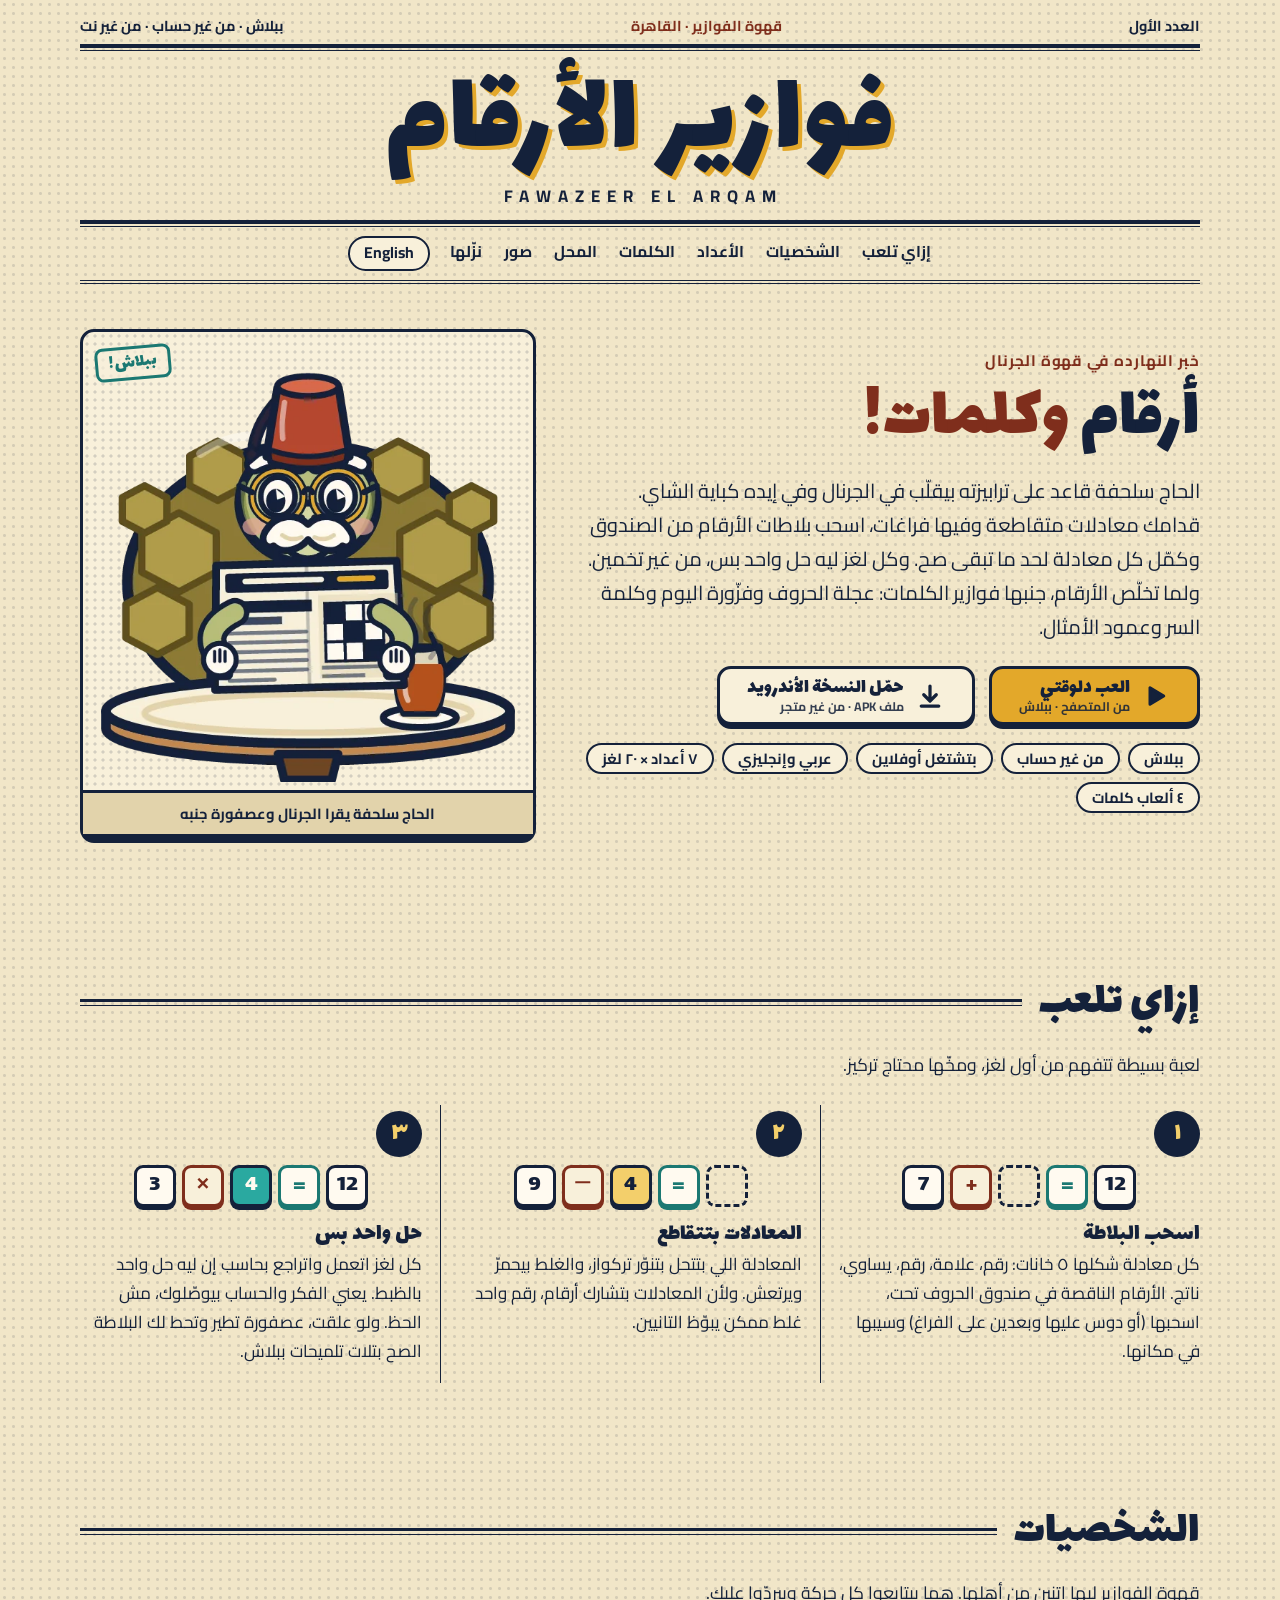
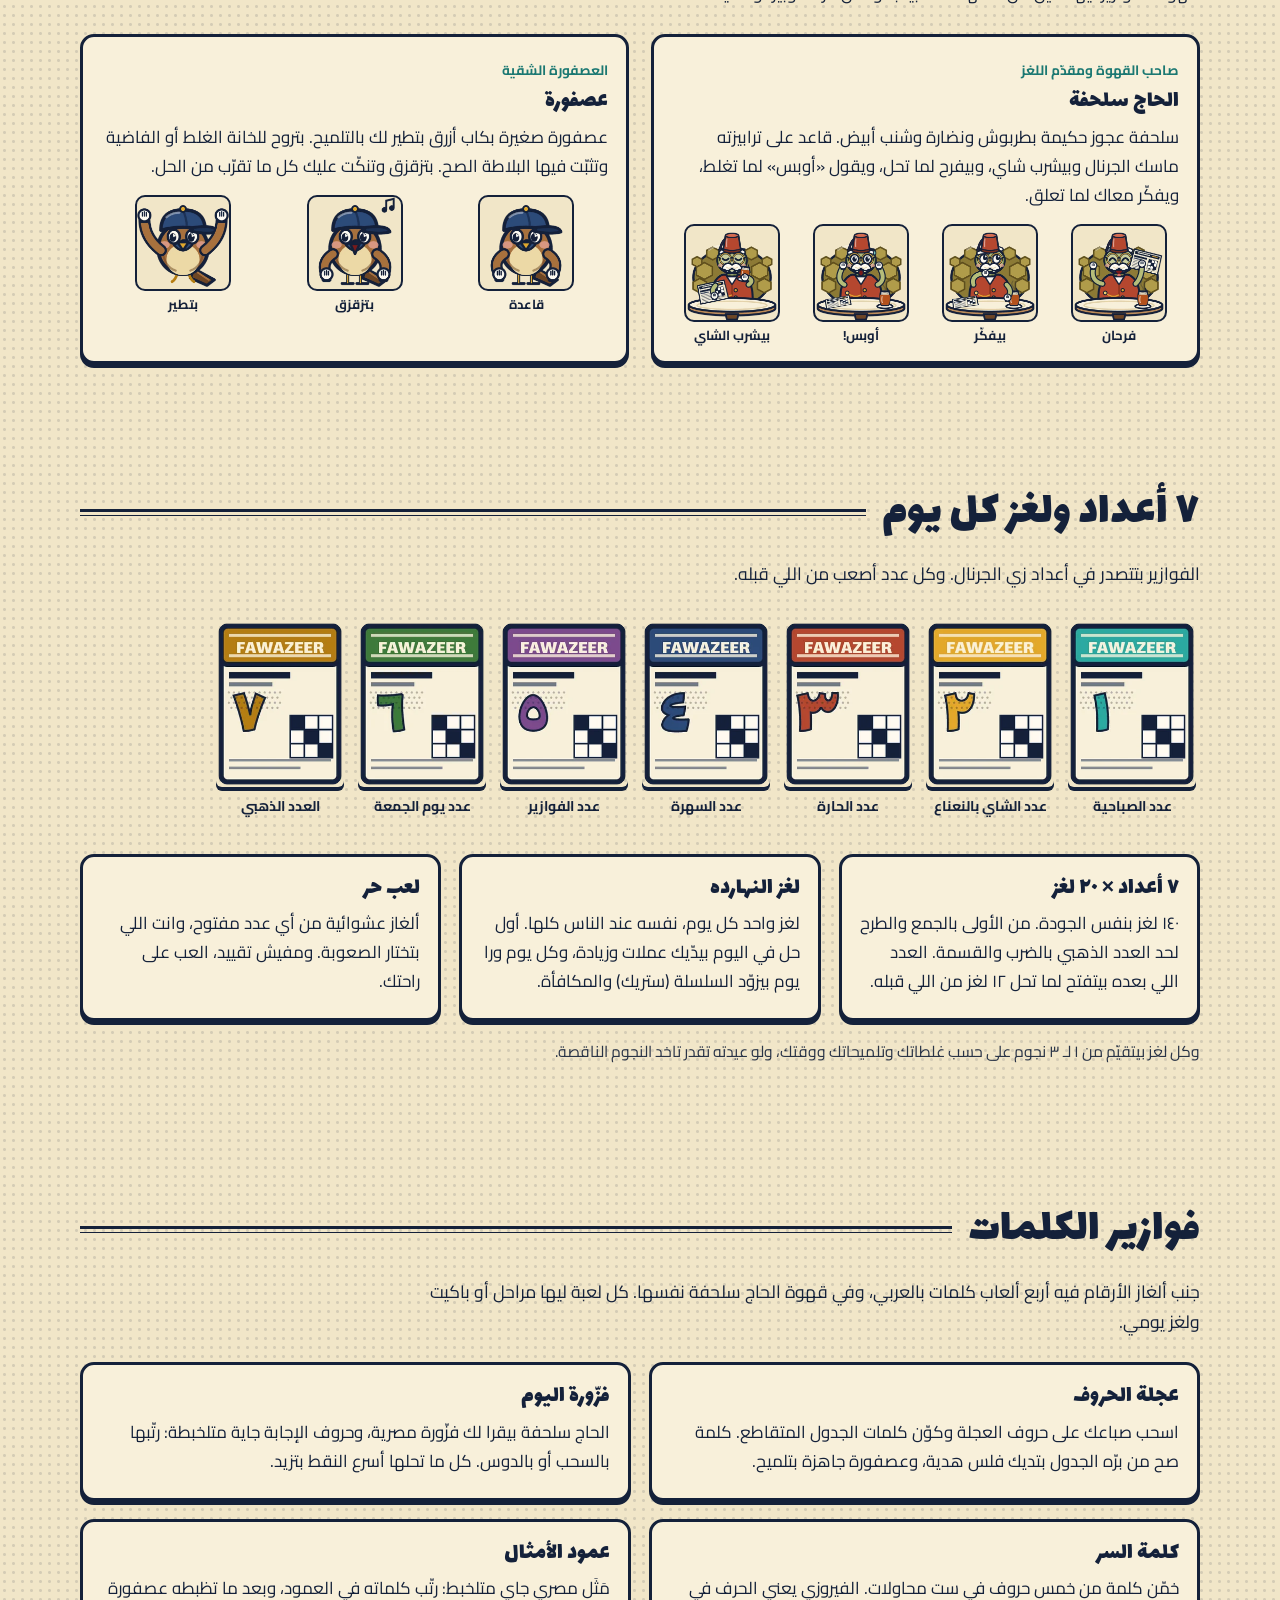
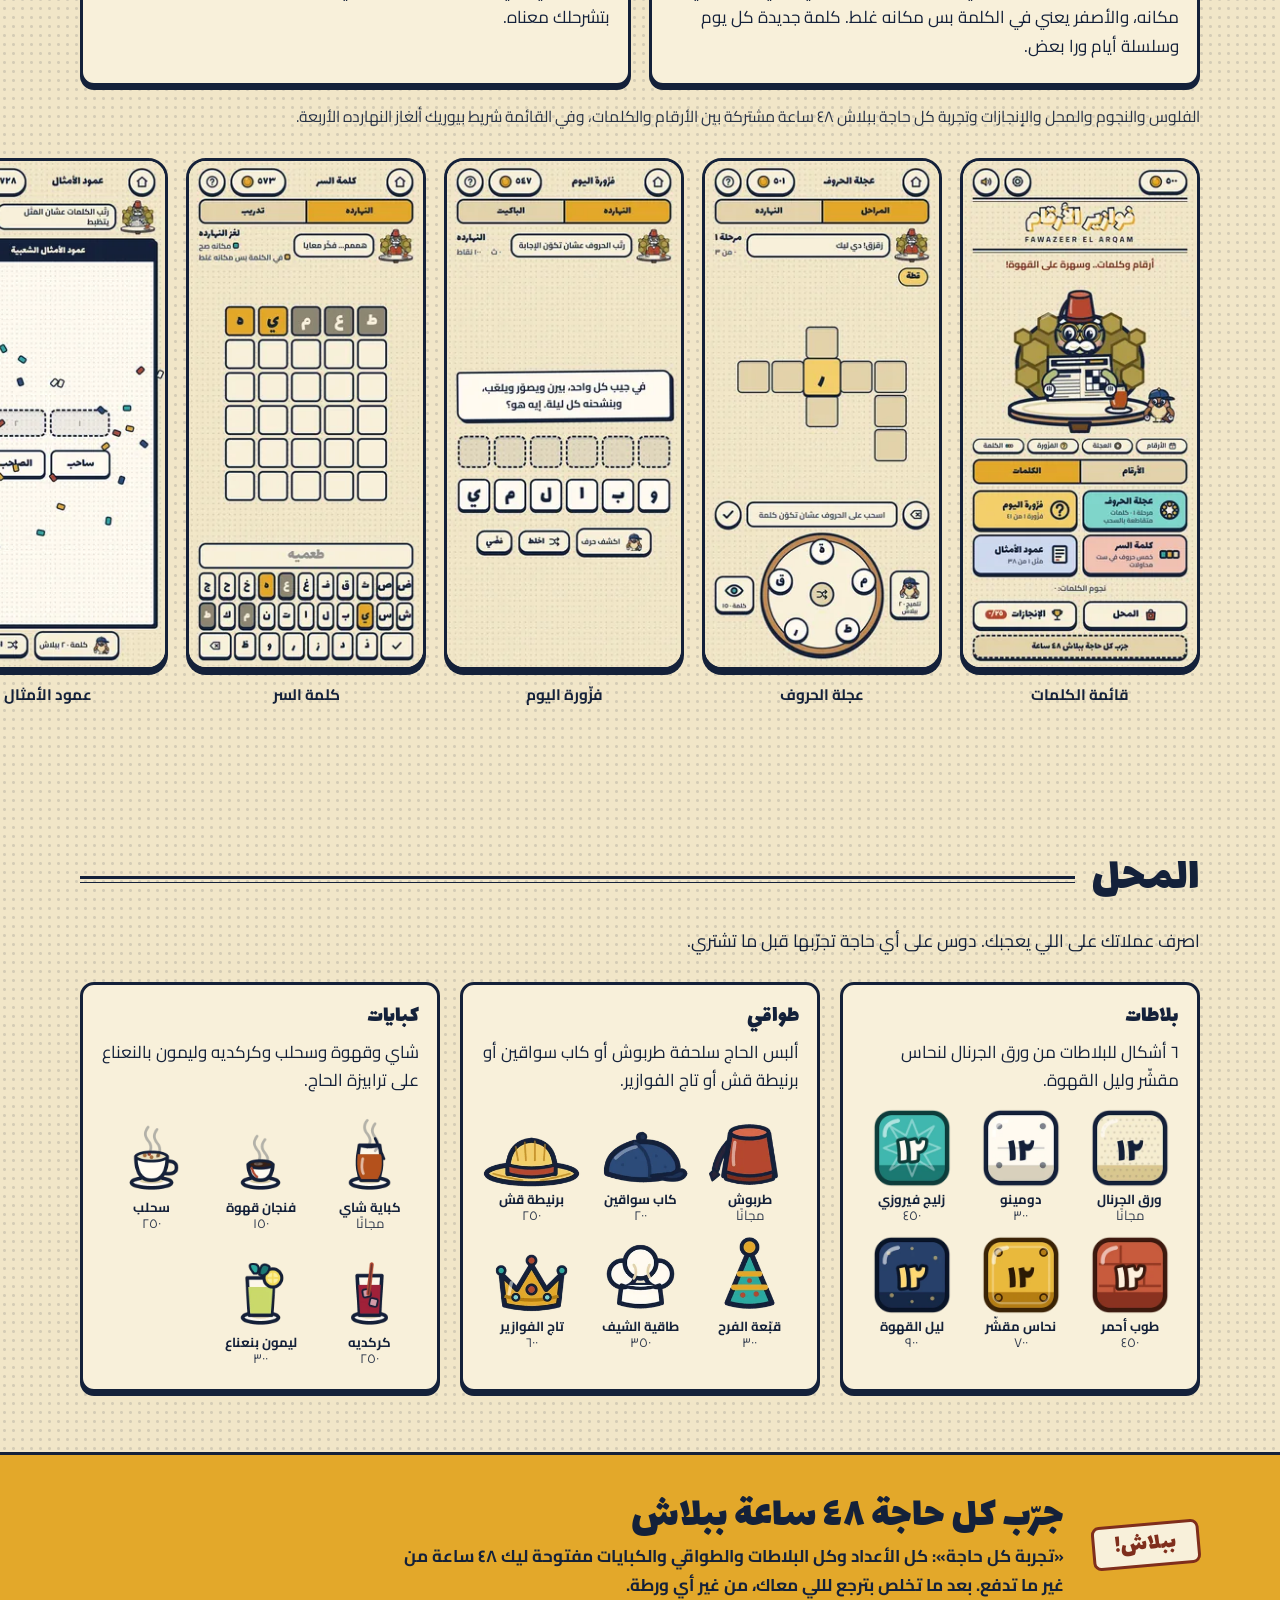
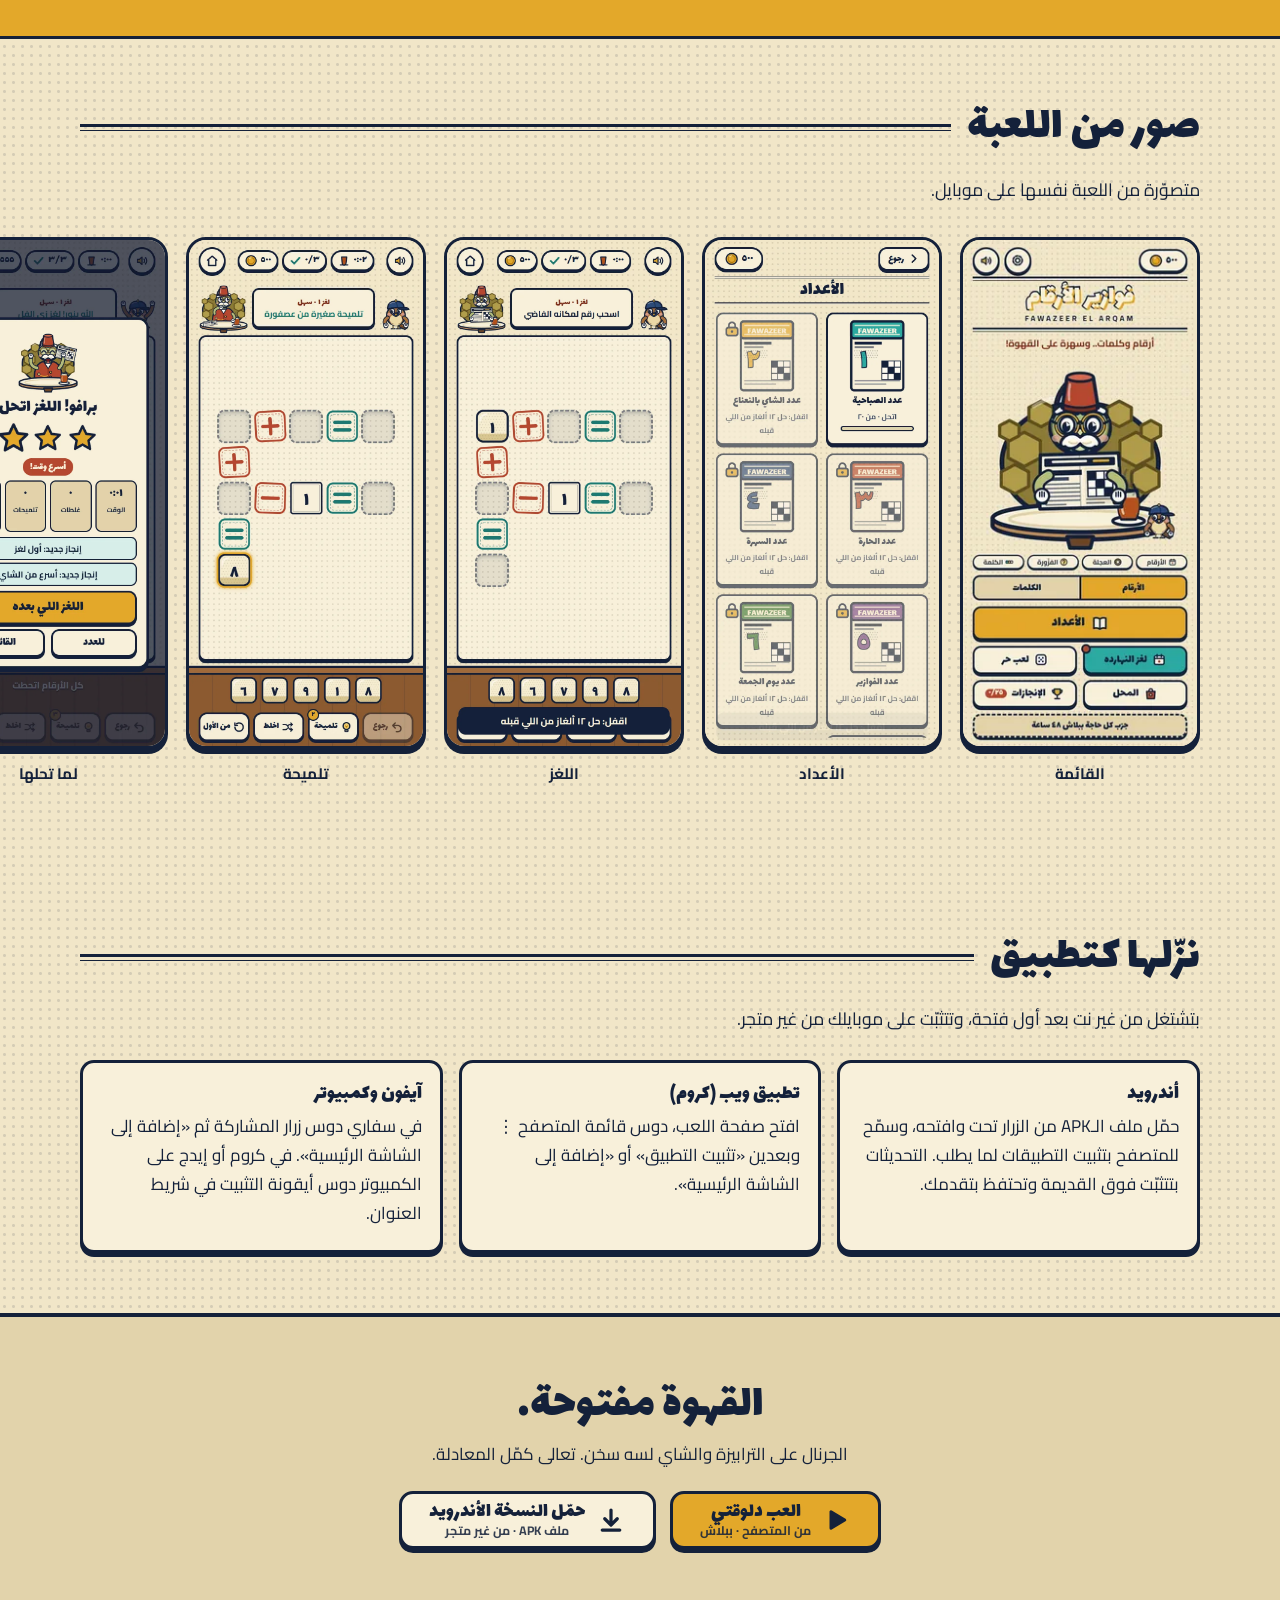
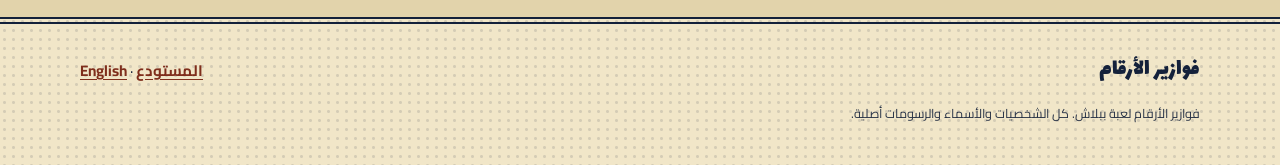
<file: index.html>
<!doctype html>
<html lang="ar" dir="rtl">
<head>
<meta charset="utf-8">
<meta name="viewport" content="width=device-width, initial-scale=1">
<title>فوازير الأرقام - أرقام وكلمات، العب ببلاش</title>
<meta name="description" content="أرقام وكلمات في قهوة الجرنال القديمة: معادلات متقاطعة بلاطات أرقام، ولكل لغز حل واحد بس، ومعاها أربع ألعاب كلمات بالعربي (عجلة الحروف، فزّورة اليوم، كلمة السر، عمود الأمثال). ألغاز كل يوم، محل، وببلاش من المتصفح أو أندرويد.">
<link rel="canonical" href="https://fawazeer-el-arqam.pages.dev/">
<link rel="alternate" hreflang="ar" href="https://fawazeer-el-arqam.pages.dev/">
<link rel="alternate" hreflang="en" href="https://fawazeer-el-arqam.pages.dev/en/">
<link rel="alternate" hreflang="x-default" href="https://fawazeer-el-arqam.pages.dev/">
<meta name="theme-color" content="#f1e6c8">
<link rel="icon" href="favicon.ico" sizes="any">
<link rel="icon" href="favicon.png" type="image/png" sizes="48x48">
<link rel="apple-touch-icon" href="assets/apple-touch-icon.png">
<meta property="og:type" content="website">
<meta property="og:site_name" content="Fawazeer El Arqam · فوازير الأرقام">
<meta property="og:locale" content="ar_EG">
<meta property="og:locale:alternate" content="en_US">
<meta property="og:title" content="فوازير الأرقام - أرقام وكلمات، العب ببلاش">
<meta property="og:description" content="أرقام وكلمات في قهوة الجرنال القديمة: معادلات متقاطعة بلاطات أرقام، ولكل لغز حل واحد بس، ومعاها أربع ألعاب كلمات بالعربي (عجلة الحروف، فزّورة اليوم، كلمة السر، عمود الأمثال). ألغاز كل يوم، محل، وببلاش من المتصفح أو أندرويد.">
<meta property="og:url" content="https://fawazeer-el-arqam.pages.dev/">
<meta property="og:image" content="https://fawazeer-el-arqam.pages.dev/assets/og.png">
<meta property="og:image:width" content="1200">
<meta property="og:image:height" content="630">
<meta property="og:image:alt" content="الحاج سلحفة بالطربوش بيقرا جرنال الفوازير على ترابيزة القهوة">
<meta name="twitter:card" content="summary_large_image">
<meta name="twitter:title" content="فوازير الأرقام - أرقام وكلمات، العب ببلاش">
<meta name="twitter:description" content="أرقام وكلمات في قهوة الجرنال القديمة: معادلات متقاطعة بلاطات أرقام، ولكل لغز حل واحد بس، ومعاها أربع ألعاب كلمات بالعربي (عجلة الحروف، فزّورة اليوم، كلمة السر، عمود الأمثال). ألغاز كل يوم، محل، وببلاش من المتصفح أو أندرويد.">
<meta name="twitter:image" content="https://fawazeer-el-arqam.pages.dev/assets/og.png">
<link rel="preload" href="assets/fonts/lalezar-arabic-400-normal.woff2" as="font" type="font/woff2" crossorigin>
<link rel="stylesheet" href="style.css">
</head>
<body>
<a class="skip" href="#main">تخطى للمحتوى</a>
<header class="masthead"><div class="wrap">
<div class="edition"><span>العدد الأول</span><span>قهوة الفوازير · القاهرة</span><span>ببلاش · من غير حساب · من غير نت</span></div>
<hr class="rule2">
<div class="nameplate">
<h1>فوازير الأرقام</h1>
<p class="sub" >Fawazeer El Arqam</p>
</div>
<hr class="rule2">
<nav class="nav" aria-label="الأقسام"><a href="#how">إزاي تلعب</a><a href="#cast">الشخصيات</a><a href="#issues">الأعداد</a><a href="#words">الكلمات</a><a href="#shop">المحل</a><a href="#shots">صور</a><a href="#app">نزّلها</a><a class="lang" lang="en" hreflang="en" href="en/">English</a></nav>
<hr class="rule2" style="border-top-width:1.5px;height:4px">
</div></header>
<main id="main">
<section class="hero"><div class="wrap hero-grid">
<div>
<p class="kicker">خبر النهارده في قهوة الجرنال</p>
<p class="headline" role="doc-subtitle">أرقام <em>وكلمات!</em></p>
<p class="lead">الحاج سلحفة قاعد على ترابيزته بيقلّب في الجرنال وفي إيده كباية الشاي. قدامك معادلات متقاطعة وفيها فراغات، اسحب بلاطات الأرقام من الصندوق وكمّل كل معادلة لحد ما تبقى صح. وكل لغز ليه حل واحد بس، من غير تخمين. ولما تخلّص الأرقام، جنبها فوازير الكلمات: عجلة الحروف وفزّورة اليوم وكلمة السر وعمود الأمثال.</p>
<div class="cta">
<a class="btn primary" href="play/"><svg width="30" height="30" viewBox="0 0 24 24" aria-hidden="true"><path d="M8 5.5v13l11-6.5z" fill="#14213a" stroke="#14213a" stroke-width="2.4" stroke-linejoin="round"/></svg><span>العب دلوقتي<small>من المتصفح · ببلاش</small></span></a>
<a class="btn" href="https://github.com/mfathy234/fawazeer-el-arqam-releases/releases/latest/download/FawazeerElArqam.apk" rel="noopener"><svg width="30" height="30" viewBox="0 0 24 24" aria-hidden="true" fill="none" stroke="#14213a" stroke-width="2.6" stroke-linecap="round" stroke-linejoin="round"><path d="M12 4v11M7 11l5 5 5-5M5 20h14"/></svg><span>حمّل النسخة الأندرويد<small>ملف APK · من غير متجر</small></span></a>
</div>
<ul class="chips"><li>ببلاش</li><li>من غير حساب</li><li>بتشتغل أوفلاين</li><li>عربي وإنجليزي</li><li>٧ أعداد × ٢٠ لغز</li><li>٤ ألعاب كلمات</li></ul>
</div>
<figure class="portrait">
<span class="stamp teal" aria-hidden="true">ببلاش!</span>
<img src="assets/art/tortoise_idle.webp" width="520" height="533" alt="الحاج سلحفة بالطربوش بيقرا جرنال الفوازير على ترابيزة القهوة">
<figcaption>الحاج سلحفة يقرا الجرنال وعصفورة جنبه</figcaption>
</figure>
</div></section>

<section id="how"><div class="wrap">
<div class="sec-head"><h2>إزاي تلعب</h2></div>
<p class="sec-lead">لعبة بسيطة تتفهم من أول لغز، ومخّها محتاج تركيز.</p>
<ol class="steps">
<li><div class="num" aria-hidden="true">١</div><div class="eq" role="img" aria-label="مثال على معادلة: سبعة زائد فراغ يساوي اتناشر"><i>7</i><i class="op">+</i><i class="blank"></i><i class="eqs">=</i><i>12</i></div><h3>اسحب البلاطة</h3><p>كل معادلة شكلها ٥ خانات: رقم، علامة، رقم، يساوي، ناتج. الأرقام الناقصة في صندوق الحروف تحت، اسحبها (أو دوس عليها وبعدين على الفراغ) وسيبها في مكانها.</p></li>
<li><div class="num" aria-hidden="true">٢</div><div class="eq" aria-hidden="true"><i>9</i><i class="op">−</i><i class="fill">4</i><i class="eqs">=</i><i class="blank"></i></div><h3>المعادلات بتتقاطع</h3><p>المعادلة اللي بتتحل بتنوّر تركواز، والغلط بيحمرّ ويرتعش. ولأن المعادلات بتشارك أرقام، رقم واحد غلط ممكن يبوّظ التانيين.</p></li>
<li><div class="num" aria-hidden="true">٣</div><div class="eq" aria-hidden="true"><i>3</i><i class="op">×</i><i class="ok">4</i><i class="eqs">=</i><i>12</i></div><h3>حل واحد بس</h3><p>كل لغز اتعمل واتراجع بحاسب إن ليه حل واحد بالظبط. يعني الفكر والحساب بيوصّلوك، مش الحظ. ولو علقت، عصفورة تطير وتحط لك البلاطة الصح بتلات تلميحات ببلاش.</p></li>
</ol>
</div></section>

<section id="cast"><div class="wrap">
<div class="sec-head"><h2>الشخصيات</h2></div>
<p class="sec-lead">قهوة الفوازير ليها اتنين من أهلها. هما بيتابعوا كل حركة وبيردّوا عليك.</p>
<div class="cast">
<article class="box"><span class="tag">صاحب القهوة ومقدّم اللغز</span><h3>الحاج سلحفة</h3><p>سلحفة عجوز حكيمة بطربوش ونضارة وشنب أبيض. قاعد على ترابيزته ماسك الجرنال وبيشرب شاي، وبيفرح لما تحل، ويقول «أوبس» لما تغلط، ويفكّر معاك لما تعلق.</p>
<div class="poses"><figure><img src="assets/art/tortoise_cheer.webp" width="96" height="98" alt="فرحان" loading="lazy" decoding="async">فرحان</figure><figure><img src="assets/art/tortoise_think.webp" width="96" height="98" alt="بيفكّر" loading="lazy" decoding="async">بيفكّر</figure><figure><img src="assets/art/tortoise_oops.webp" width="96" height="98" alt="أوبس!" loading="lazy" decoding="async">أوبس!</figure><figure><img src="assets/art/tortoise_sip.webp" width="96" height="98" alt="بيشرب الشاي" loading="lazy" decoding="async">بيشرب الشاي</figure></div></article>
<article class="box"><span class="tag">العصفورة الشقية</span><h3>عصفورة</h3><p>عصفورة صغيرة بكاب أزرق بتطير لك بالتلميح. بتروح للخانة الغلط أو الفاضية وتثبّت فيها البلاطة الصح. بتزقزق وتنكّت عليك كل ما تقرّب من الحل.</p>
<div class="poses"><figure><img src="assets/art/bird_idle.webp" width="96" height="96" alt="قاعدة" loading="lazy" decoding="async">قاعدة</figure><figure><img src="assets/art/bird_chirp.webp" width="96" height="96" alt="بتزقزق" loading="lazy" decoding="async">بتزقزق</figure><figure><img src="assets/art/bird_fly0.webp" width="96" height="96" alt="بتطير" loading="lazy" decoding="async">بتطير</figure></div></article>
</div></div></section>

<section id="issues"><div class="wrap">
<div class="sec-head"><h2>٧ أعداد ولغز كل يوم</h2></div>
<p class="sec-lead">الفوازير بتتصدر في أعداد زي الجرنال. وكل عدد أصعب من اللي قبله.</p>
<ul class="covers" tabindex="0" aria-label="٧ أعداد ولغز كل يوم">
<li><img src="assets/art/cover_b1.webp" width="128" height="166" alt="" loading="lazy" decoding="async">عدد الصباحية</li>
<li><img src="assets/art/cover_b2.webp" width="128" height="166" alt="" loading="lazy" decoding="async">عدد الشاي بالنعناع</li>
<li><img src="assets/art/cover_b3.webp" width="128" height="166" alt="" loading="lazy" decoding="async">عدد الحارة</li>
<li><img src="assets/art/cover_b4.webp" width="128" height="166" alt="" loading="lazy" decoding="async">عدد السهرة</li>
<li><img src="assets/art/cover_b5.webp" width="128" height="166" alt="" loading="lazy" decoding="async">عدد الفوازير</li>
<li><img src="assets/art/cover_b6.webp" width="128" height="166" alt="" loading="lazy" decoding="async">عدد يوم الجمعة</li>
<li><img src="assets/art/cover_b7.webp" width="128" height="166" alt="" loading="lazy" decoding="async">العدد الذهبي</li>
</ul><div class="three">
<article class="box"><h3>٧ أعداد × ٢٠ لغز</h3><p>١٤٠ لغز بنفس الجودة. من الأولى بالجمع والطرح لحد العدد الذهبي بالضرب والقسمة. العدد اللي بعده بيتفتح لما تحل ١٢ لغز من اللي قبله.</p></article>
<article class="box"><h3>لغز النهارده</h3><p>لغز واحد كل يوم، نفسه عند الناس كلها. أول حل في اليوم بيدّيك عملات وزيادة، وكل يوم ورا يوم بيزوّد السلسلة (ستريك) والمكافأة.</p></article>
<article class="box"><h3>لعب حر</h3><p>ألغاز عشوائية من أي عدد مفتوح، وانت اللي بتختار الصعوبة. ومفيش تقييد، العب على راحتك.</p></article>
</div><p class="fine" style="margin-top:18px">وكل لغز بيتقيّم من ١ لـ ٣ نجوم على حسب غلطاتك وتلميحاتك ووقتك، ولو عيدته تقدر تاخد النجوم الناقصة.</p>
</div></section>

<section id="words"><div class="wrap">
<div class="sec-head"><h2>فوازير الكلمات</h2></div>
<p class="sec-lead">جنب ألغاز الأرقام فيه أربع ألعاب كلمات بالعربي، وفي قهوة الحاج سلحفة نفسها. كل لعبة ليها مراحل أو باكيت ولغز يومي.</p>
<div class="four">
<article class="box"><h3>عجلة الحروف</h3><p>اسحب صباعك على حروف العجلة وكوّن كلمات الجدول المتقاطع. كلمة صح من برّه الجدول بتديك فلس هدية، وعصفورة جاهزة بتلميح.</p></article>
<article class="box"><h3>فزّورة اليوم</h3><p>الحاج سلحفة بيقرا لك فزّورة مصرية، وحروف الإجابة جاية متلخبطة: رتّبها بالسحب أو بالدوس. كل ما تحلها أسرع النقط بتزيد.</p></article>
<article class="box"><h3>كلمة السر</h3><p>خمّن كلمة من خمس حروف في ست محاولات. الفيروزي يعني الحرف في مكانه، والأصفر يعني في الكلمة بس مكانه غلط. كلمة جديدة كل يوم وسلسلة أيام ورا بعض.</p></article>
<article class="box"><h3>عمود الأمثال</h3><p>مَثَل مصري جاي متلخبط: رتّب كلماته في العمود، وبعد ما تظبطه عصفورة بتشرحلك معناه.</p></article>
</div>
<p class="fine" style="margin-top:18px">الفلوس والنجوم والمحل والإنجازات وتجربة كل حاجة ببلاش ٤٨ ساعة مشتركة بين الأرقام والكلمات، وفي القائمة شريط بيوريك ألغاز النهارده الأربعة.</p>
</div>
<ul class="strip" tabindex="0" aria-label="صور ألعاب الكلمات"><li><figure><div class="phone"><img src="assets/shots/words-menu-390-ar.webp" width="240" height="519" alt="قائمة الكلمات بالألعاب الأربعة وشريط ألغاز النهارده" loading="lazy" decoding="async"></div><figcaption>قائمة الكلمات</figcaption></figure></li><li><figure><div class="phone"><img src="assets/shots/wheel-390-ar.webp" width="240" height="519" alt="عجلة الحروف وجدول الكلمات المتقاطعة" loading="lazy" decoding="async"></div><figcaption>عجلة الحروف</figcaption></figure></li><li><figure><div class="phone"><img src="assets/shots/riddle-390-ar.webp" width="240" height="519" alt="فزّورة اليوم وحروف الإجابة متلخبطة" loading="lazy" decoding="async"></div><figcaption>فزّورة اليوم</figcaption></figure></li><li><figure><div class="phone"><img src="assets/shots/wordle-390-ar.webp" width="240" height="519" alt="كلمة السر وكيبورد الحروف العربي" loading="lazy" decoding="async"></div><figcaption>كلمة السر</figcaption></figure></li><li><figure><div class="phone"><img src="assets/shots/proverb-390-ar.webp" width="240" height="519" alt="عمود الأمثال وكلمات المَثَل متلخبطة" loading="lazy" decoding="async"></div><figcaption>عمود الأمثال</figcaption></figure></li><li><figure><div class="phone"><img src="assets/shots/win-words-390-ar.webp" width="240" height="519" alt="شاشة الفوز في عجلة الحروف بالنجوم والكلمات" loading="lazy" decoding="async"></div><figcaption>لما تخلّص المرحلة</figcaption></figure></li></ul></section>

<section id="shop"><div class="wrap">
<div class="sec-head"><h2>المحل</h2></div>
<p class="sec-lead">اصرف عملاتك على اللي يعجبك. دوس على أي حاجة تجرّبها قبل ما تشتري.</p>
<div class="shop">
<article class="box"><h3>بلاطات</h3><p>٦ أشكال للبلاطات من ورق الجرنال لنحاس مقشّر وليل القهوة.</p><ul class="items">
<li><img src="assets/art/tile_paper.webp" width="96" height="96" alt="" loading="lazy" decoding="async">ورق الجرنال<span class="price">مجانًا</span></li>
<li><img src="assets/art/tile_domino.webp" width="96" height="96" alt="" loading="lazy" decoding="async">دومينو<span class="price">٣٠٠</span></li>
<li><img src="assets/art/tile_zellige.webp" width="96" height="96" alt="" loading="lazy" decoding="async">زليج فيروزي<span class="price">٤٥٠</span></li>
<li><img src="assets/art/tile_brick.webp" width="96" height="96" alt="" loading="lazy" decoding="async">طوب أحمر<span class="price">٤٥٠</span></li>
<li><img src="assets/art/tile_brass.webp" width="96" height="96" alt="" loading="lazy" decoding="async">نحاس مقشّر<span class="price">٧٠٠</span></li>
<li><img src="assets/art/tile_midnight.webp" width="96" height="96" alt="" loading="lazy" decoding="async">ليل القهوة<span class="price">٩٠٠</span></li>
</ul></article>
<article class="box"><h3>طواقي</h3><p>ألبس الحاج سلحفة طربوش أو كاب سواقين أو برنيطة قش أو تاج الفوازير.</p><ul class="items">
<li><img src="assets/art/hat_tarboosh.webp" width="96" height="76" alt="" loading="lazy" decoding="async">طربوش<span class="price">مجانًا</span></li>
<li><img src="assets/art/hat_cap.webp" width="96" height="76" alt="" loading="lazy" decoding="async">كاب سواقين<span class="price">٢٠٠</span></li>
<li><img src="assets/art/hat_straw.webp" width="96" height="76" alt="" loading="lazy" decoding="async">برنيطة قش<span class="price">٢٥٠</span></li>
<li><img src="assets/art/hat_party.webp" width="96" height="76" alt="" loading="lazy" decoding="async">قبّعة الفرح<span class="price">٣٠٠</span></li>
<li><img src="assets/art/hat_chef.webp" width="96" height="76" alt="" loading="lazy" decoding="async">طاقية الشيف<span class="price">٣٥٠</span></li>
<li><img src="assets/art/hat_crown.webp" width="96" height="76" alt="" loading="lazy" decoding="async">تاج الفوازير<span class="price">٦٠٠</span></li>
</ul></article>
<article class="box"><h3>كبايات</h3><p>شاي وقهوة وسحلب وكركديه وليمون بالنعناع على ترابيزة الحاج.</p><ul class="items cups">
<li><img src="assets/art/cup_tea.webp" width="64" height="81" alt="" loading="lazy" decoding="async">كباية شاي<span class="price">مجانًا</span></li>
<li><img src="assets/art/cup_coffee.webp" width="64" height="81" alt="" loading="lazy" decoding="async">فنجان قهوة<span class="price">١٥٠</span></li>
<li><img src="assets/art/cup_sahlab.webp" width="64" height="81" alt="" loading="lazy" decoding="async">سحلب<span class="price">٢٥٠</span></li>
<li><img src="assets/art/cup_karkade.webp" width="64" height="81" alt="" loading="lazy" decoding="async">كركديه<span class="price">٢٥٠</span></li>
<li><img src="assets/art/cup_lemon.webp" width="64" height="81" alt="" loading="lazy" decoding="async">ليمون بنعناع<span class="price">٣٠٠</span></li>
</ul></article>
</div></div></section>

<section class="pass"><div class="wrap pass-in">
<span class="stamp" aria-hidden="true">ببلاش!</span>
<div><h2>جرّب كل حاجة ٤٨ ساعة ببلاش</h2><p>«تجربة كل حاجة»: كل الأعداد وكل البلاطات والطواقي والكبايات مفتوحة ليك ٤٨ ساعة من غير ما تدفع. بعد ما تخلص بترجع لللي معاك، من غير أي ورطة.</p></div>
</div></section>

<section id="shots"><div class="wrap"><div class="sec-head"><h2>صور من اللعبة</h2></div><p class="sec-lead">متصوّرة من اللعبة نفسها على موبايل.</p></div>
<ul class="strip" tabindex="0" aria-label="صور من اللعبة">
<li><figure><div class="phone"><img src="assets/shots/menu-390-ar.webp" width="240" height="519" alt="القائمة بالحاج سلحفة وأزرار الأعداد ولغز النهارده والمحل" loading="lazy" decoding="async"></div><figcaption>القائمة</figcaption></figure></li>
<li><figure><div class="phone"><img src="assets/shots/issues-390-ar.webp" width="240" height="519" alt="شاشة الأعداد السبعة بأغلفتها" loading="lazy" decoding="async"></div><figcaption>الأعداد</figcaption></figure></li>
<li><figure><div class="phone"><img src="assets/shots/play-drag-390-ar.webp" width="240" height="519" alt="معادلات متقاطعة وبلاطات الأرقام جاهزة للسحب" loading="lazy" decoding="async"></div><figcaption>اللغز</figcaption></figure></li>
<li><figure><div class="phone"><img src="assets/shots/play-hint-390-ar.webp" width="240" height="519" alt="عصفورة بتديك تلميحة" loading="lazy" decoding="async"></div><figcaption>تلميحة</figcaption></figure></li>
<li><figure><div class="phone"><img src="assets/shots/win-390-ar.webp" width="240" height="519" alt="شاشة الفوز بتلات نجوم" loading="lazy" decoding="async"></div><figcaption>لما تحلها</figcaption></figure></li>
<li><figure><div class="phone"><img src="assets/shots/shop-try-390-ar.webp" width="240" height="519" alt="تجربة بلاطات وطواقي قبل الشراء" loading="lazy" decoding="async"></div><figcaption>المحل</figcaption></figure></li>
<li><figure><div class="phone"><img src="assets/shots/daily-390-ar.webp" width="240" height="519" alt="لغز النهارده وسلسلة الأيام" loading="lazy" decoding="async"></div><figcaption>لغز النهارده</figcaption></figure></li>
</ul></section>

<section id="app"><div class="wrap">
<div class="sec-head"><h2>نزّلها كتطبيق</h2></div>
<p class="sec-lead">بتشتغل من غير نت بعد أول فتحة، وتتثبّت على موبايلك من غير متجر.</p>
<div class="facts"><div class="box"><b>أندرويد</b><p>حمّل ملف الـAPK من الزرار تحت وافتحه، وسمّح للمتصفح بتثبيت التطبيقات لما يطلب. التحديثات بتتثبّت فوق القديمة وتحتفظ بتقدمك.</p></div><div class="box"><b>تطبيق ويب (كروم)</b><p>افتح صفحة اللعب، دوس قائمة المتصفح ⋮ وبعدين «تثبيت التطبيق» أو «إضافة إلى الشاشة الرئيسية».</p></div><div class="box"><b>آيفون وكمبيوتر</b><p>في سفاري دوس زرار المشاركة ثم «إضافة إلى الشاشة الرئيسية». في كروم أو إيدج على الكمبيوتر دوس أيقونة التثبيت في شريط العنوان.</p></div></div>
</div></section>

<section class="closing"><div class="wrap">
<h2>القهوة مفتوحة.</h2><p>الجرنال على الترابيزة والشاي لسه سخن. تعالى كمّل المعادلة.</p>
<div class="cta">
<a class="btn primary" href="play/"><svg width="30" height="30" viewBox="0 0 24 24" aria-hidden="true"><path d="M8 5.5v13l11-6.5z" fill="#14213a" stroke="#14213a" stroke-width="2.4" stroke-linejoin="round"/></svg><span>العب دلوقتي<small>من المتصفح · ببلاش</small></span></a>
<a class="btn" href="https://github.com/mfathy234/fawazeer-el-arqam-releases/releases/latest/download/FawazeerElArqam.apk" rel="noopener"><svg width="30" height="30" viewBox="0 0 24 24" aria-hidden="true" fill="none" stroke="#14213a" stroke-width="2.6" stroke-linecap="round" stroke-linejoin="round"><path d="M12 4v11M7 11l5 5 5-5M5 20h14"/></svg><span>حمّل النسخة الأندرويد<small>ملف APK · من غير متجر</small></span></a>
</div>
</div></section>
</main>
<footer><div class="wrap"><div class="foot"><strong style="font-family:var(--display);font-size:1.5rem;font-weight:400">فوازير الأرقام</strong>
<nav><a href="https://github.com/mfathy234/fawazeer-el-arqam-releases" rel="noopener">المستودع</a> · <a href="en/" lang="en">English</a></nav></div>
<small>فوازير الأرقام لعبة ببلاش. كل الشخصيات والأسماء والرسومات أصلية.</small></div></footer>
</body>
</html>
</file>
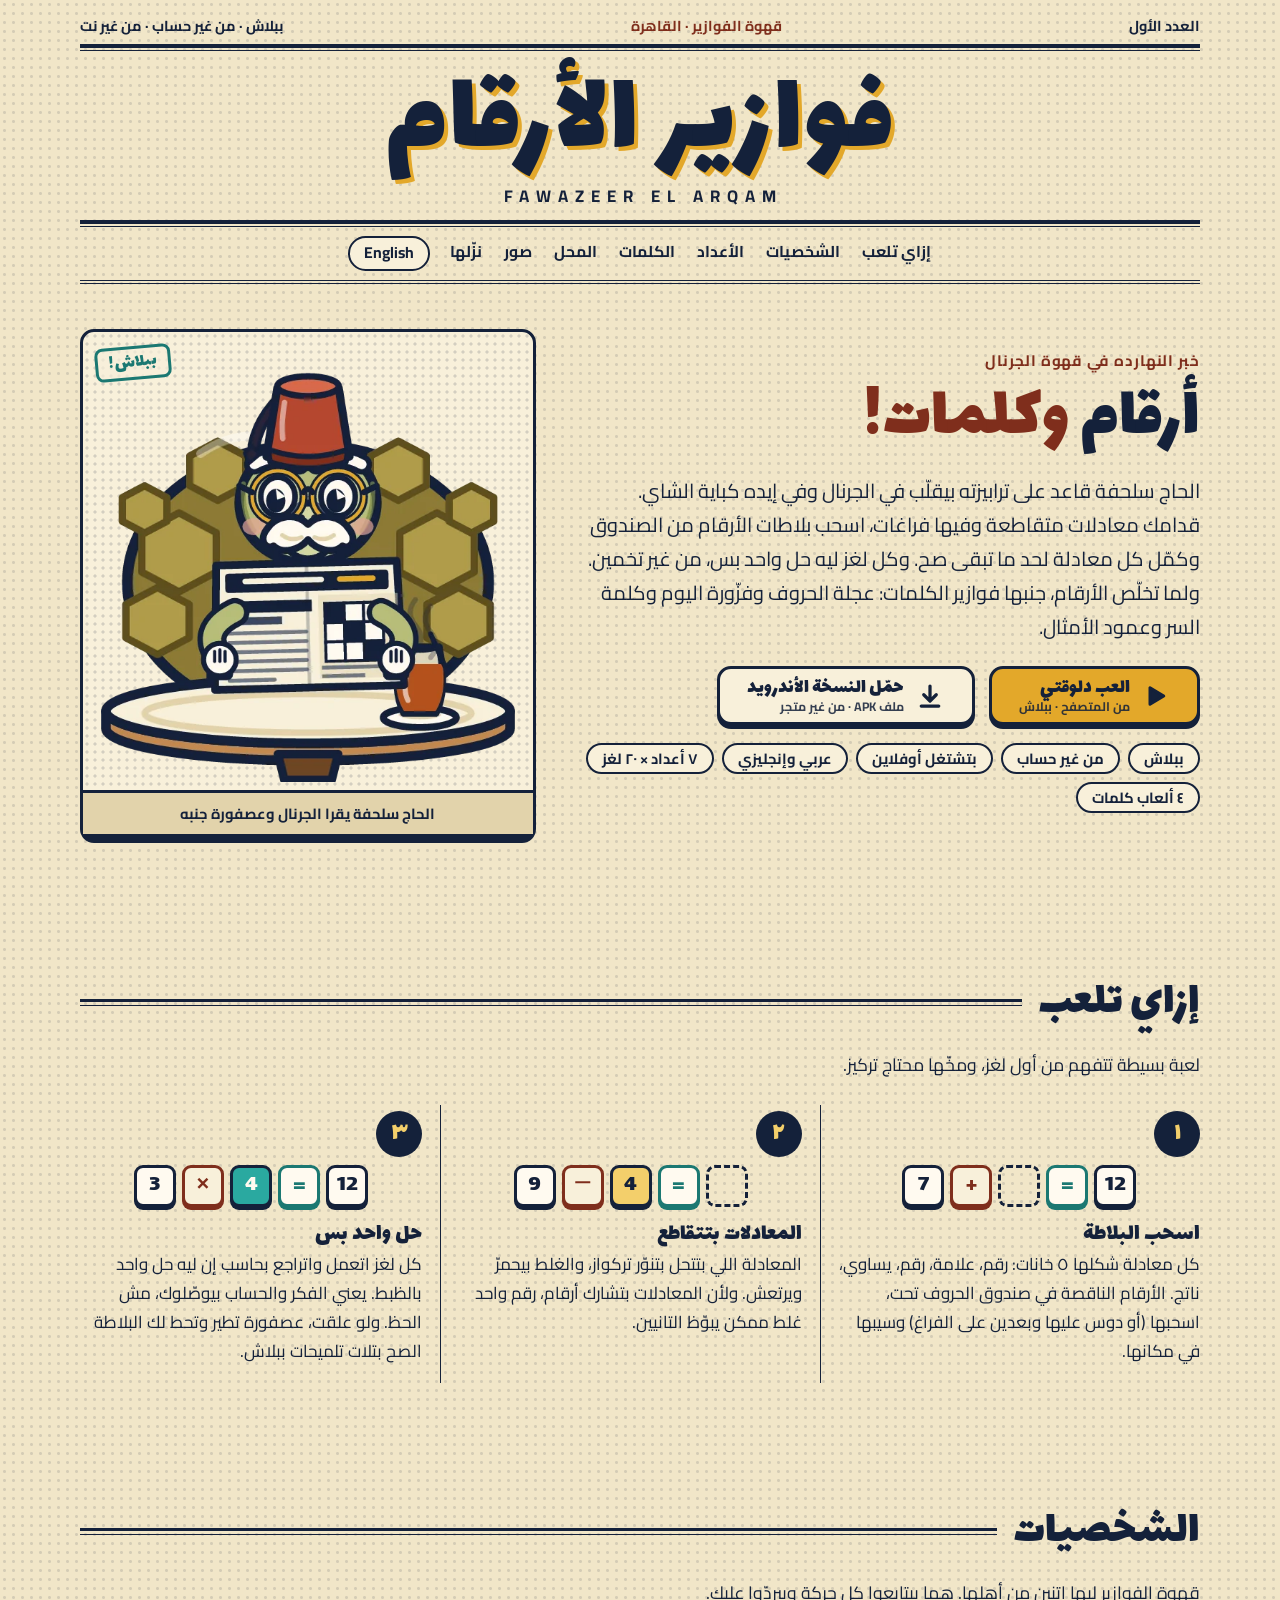
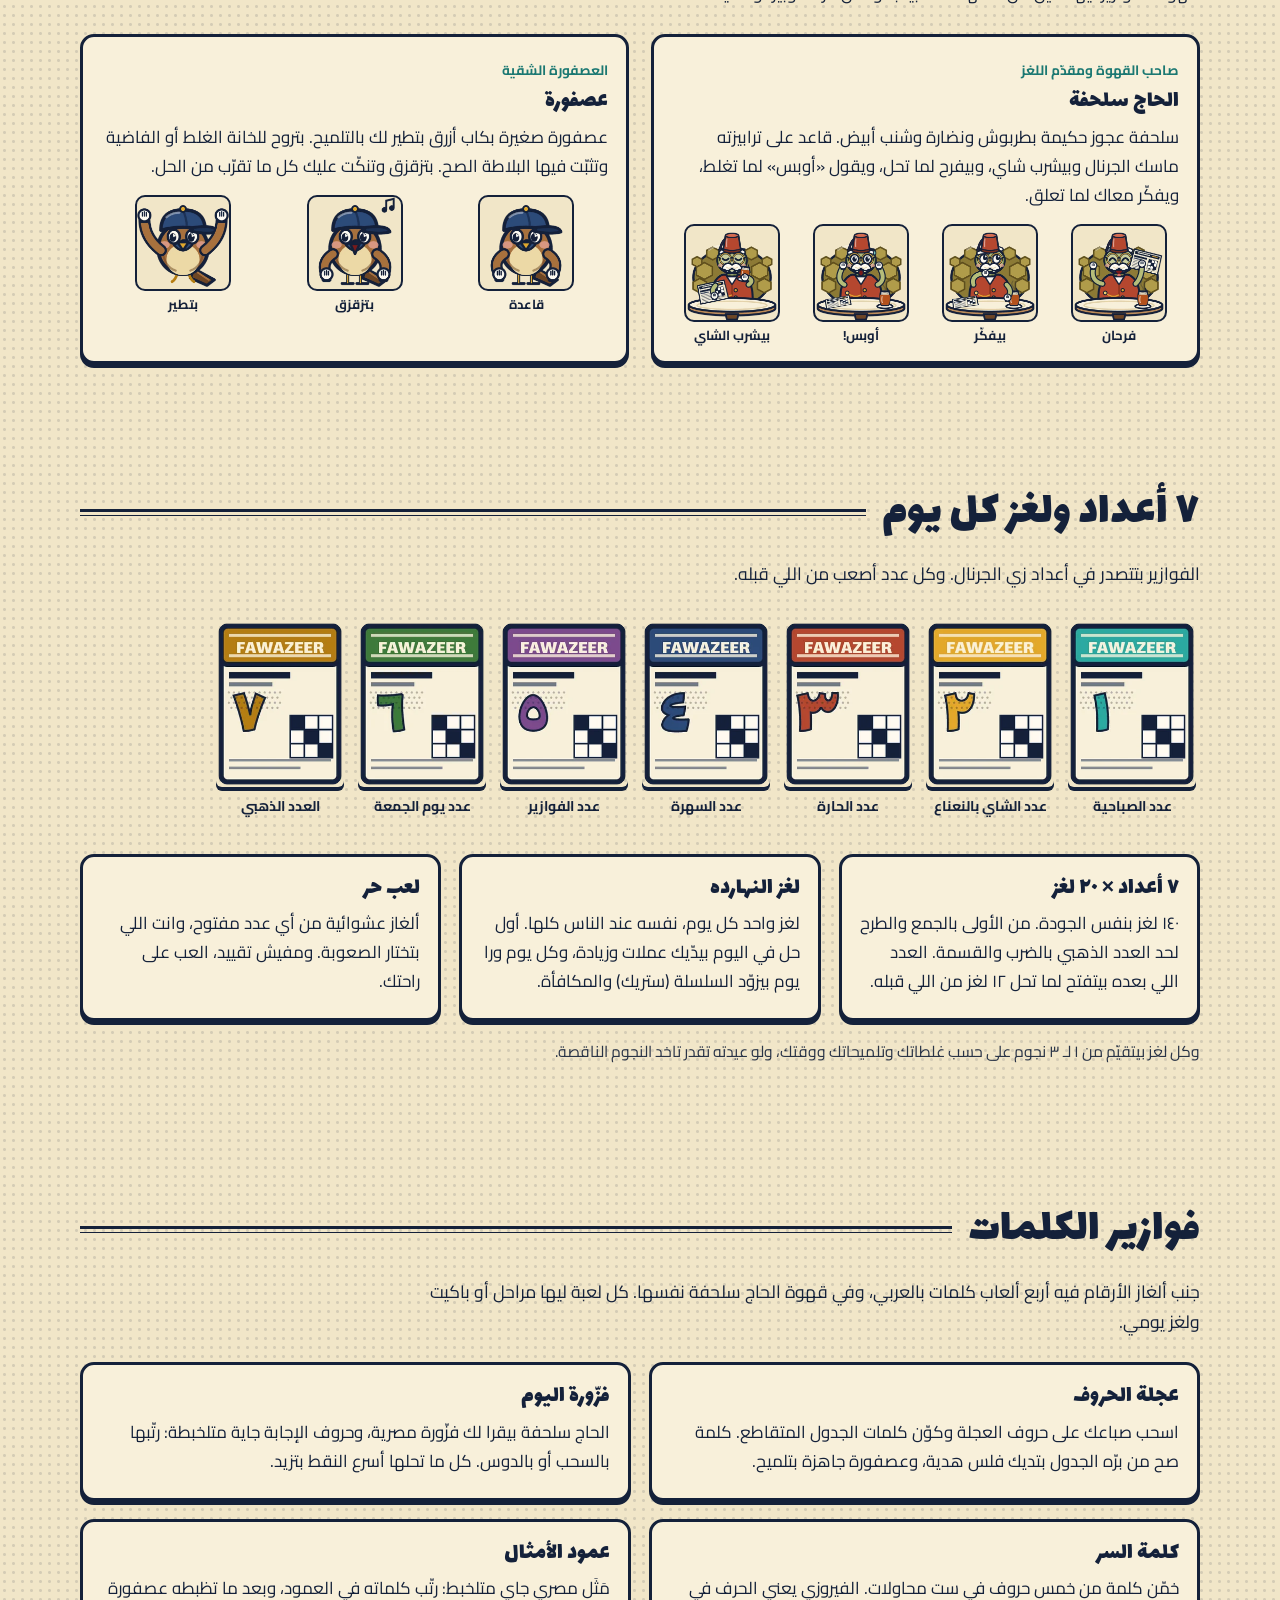
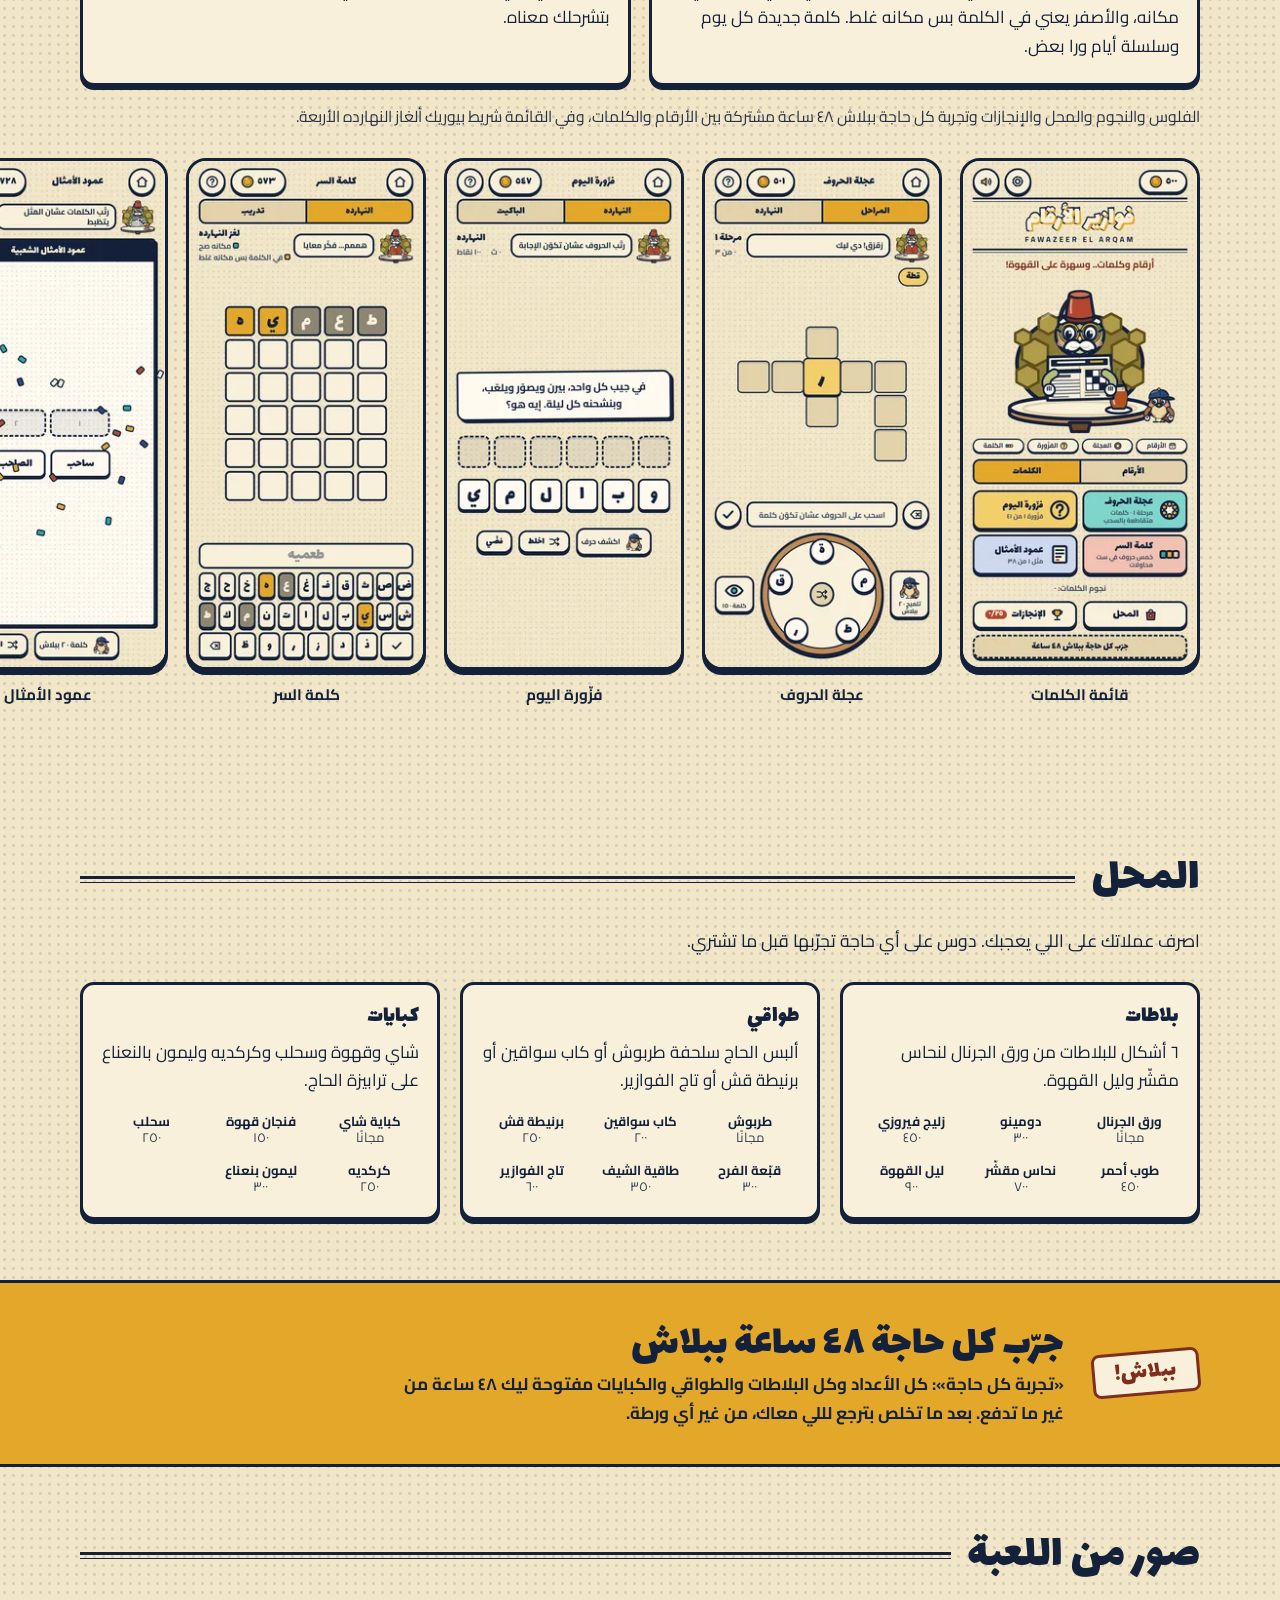
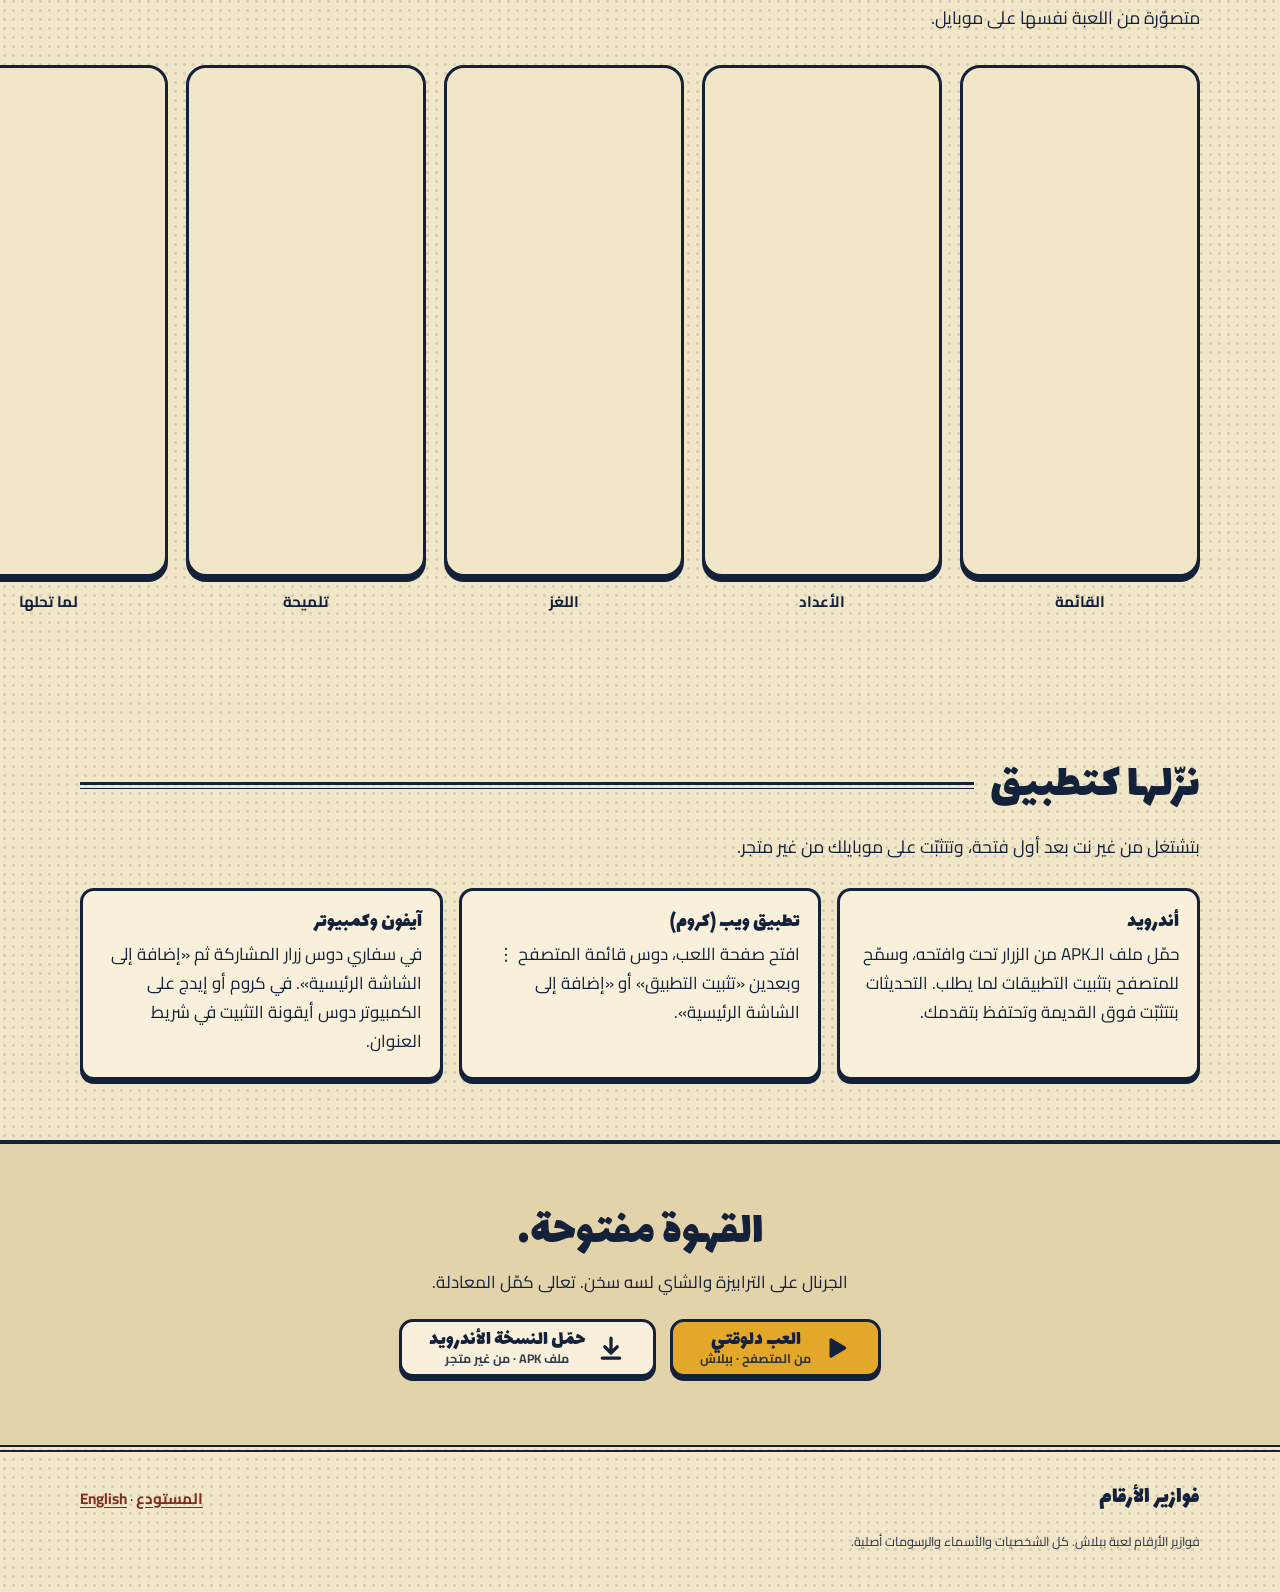
<file: ar/index.html>
<!DOCTYPE html>
<html lang="ar" dir="rtl"><head><meta charset="utf-8"><title>فوازير الأرقام</title>
<link rel="canonical" href="https://fawazeer-el-arqam.pages.dev/">
<meta http-equiv="refresh" content="0; url=../">
</head><body><p><a href="../">فوازير الأرقام</a></p></body></html>
</file>
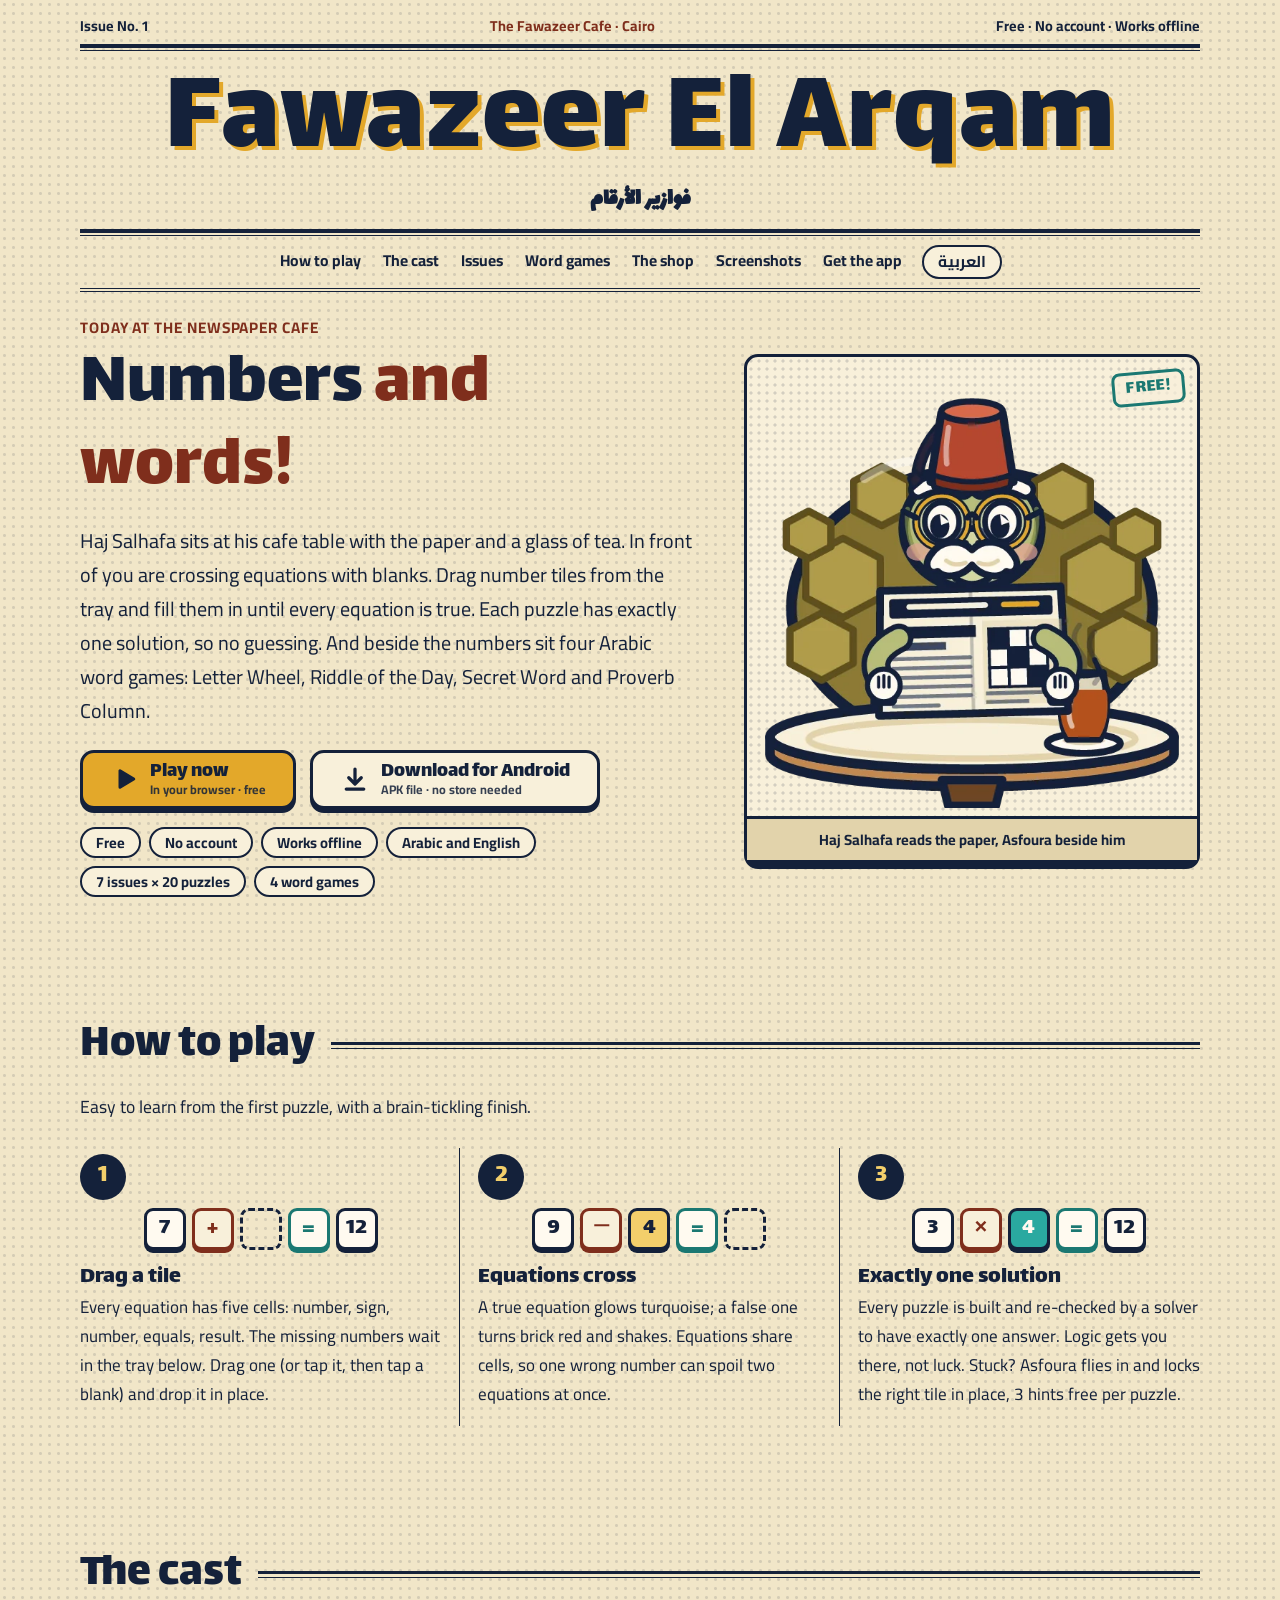
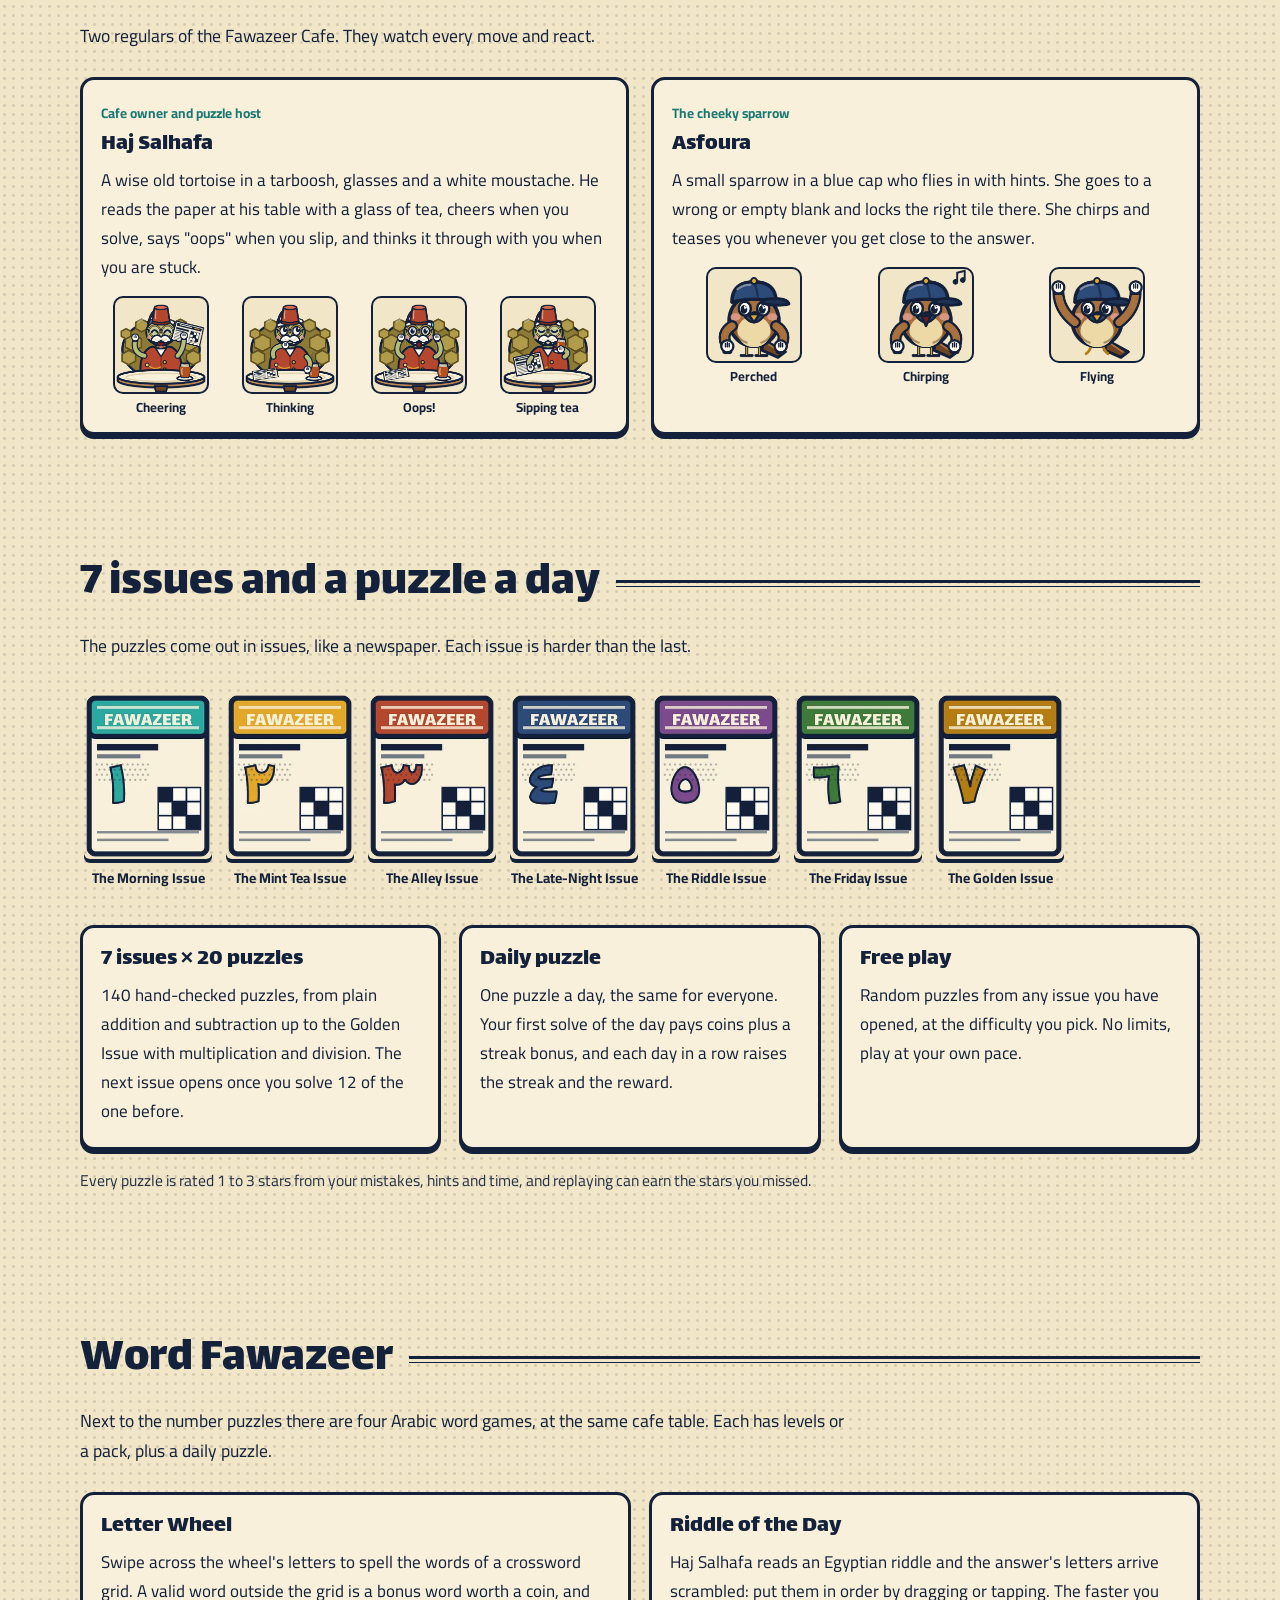
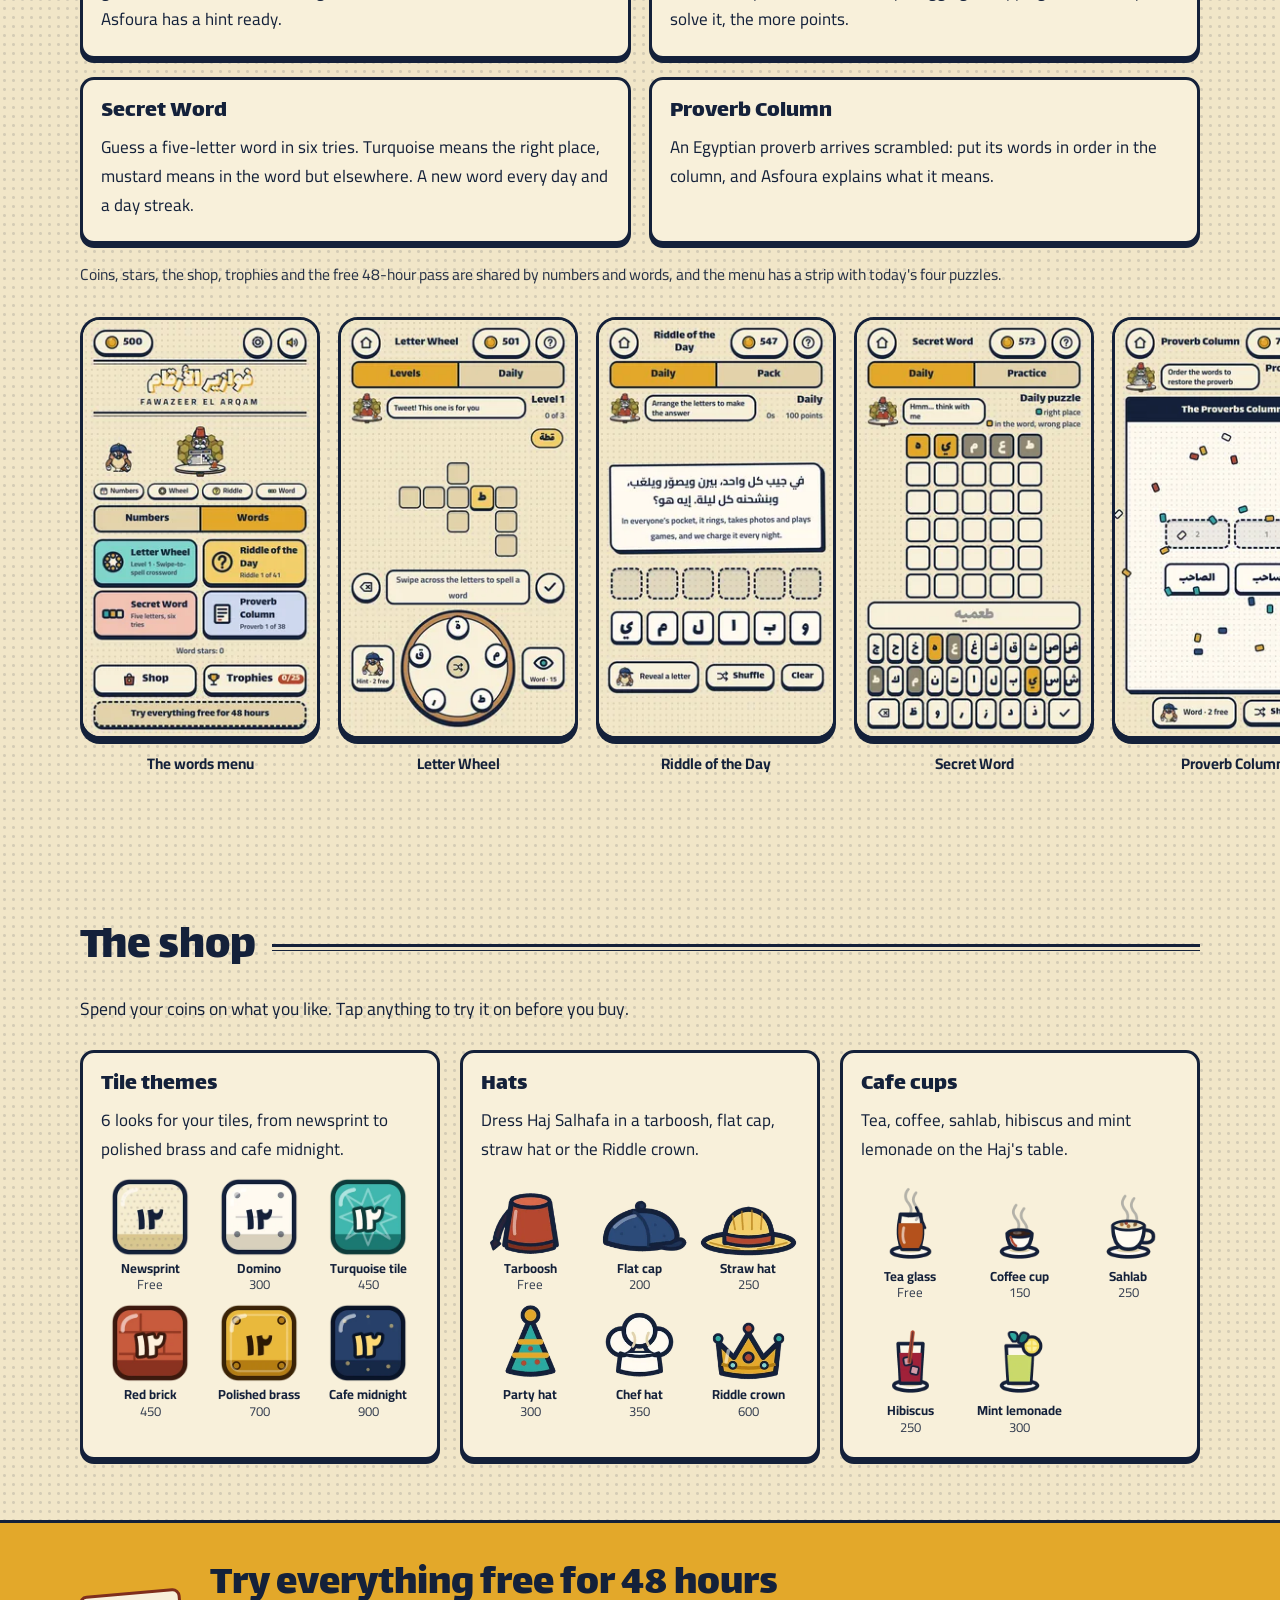
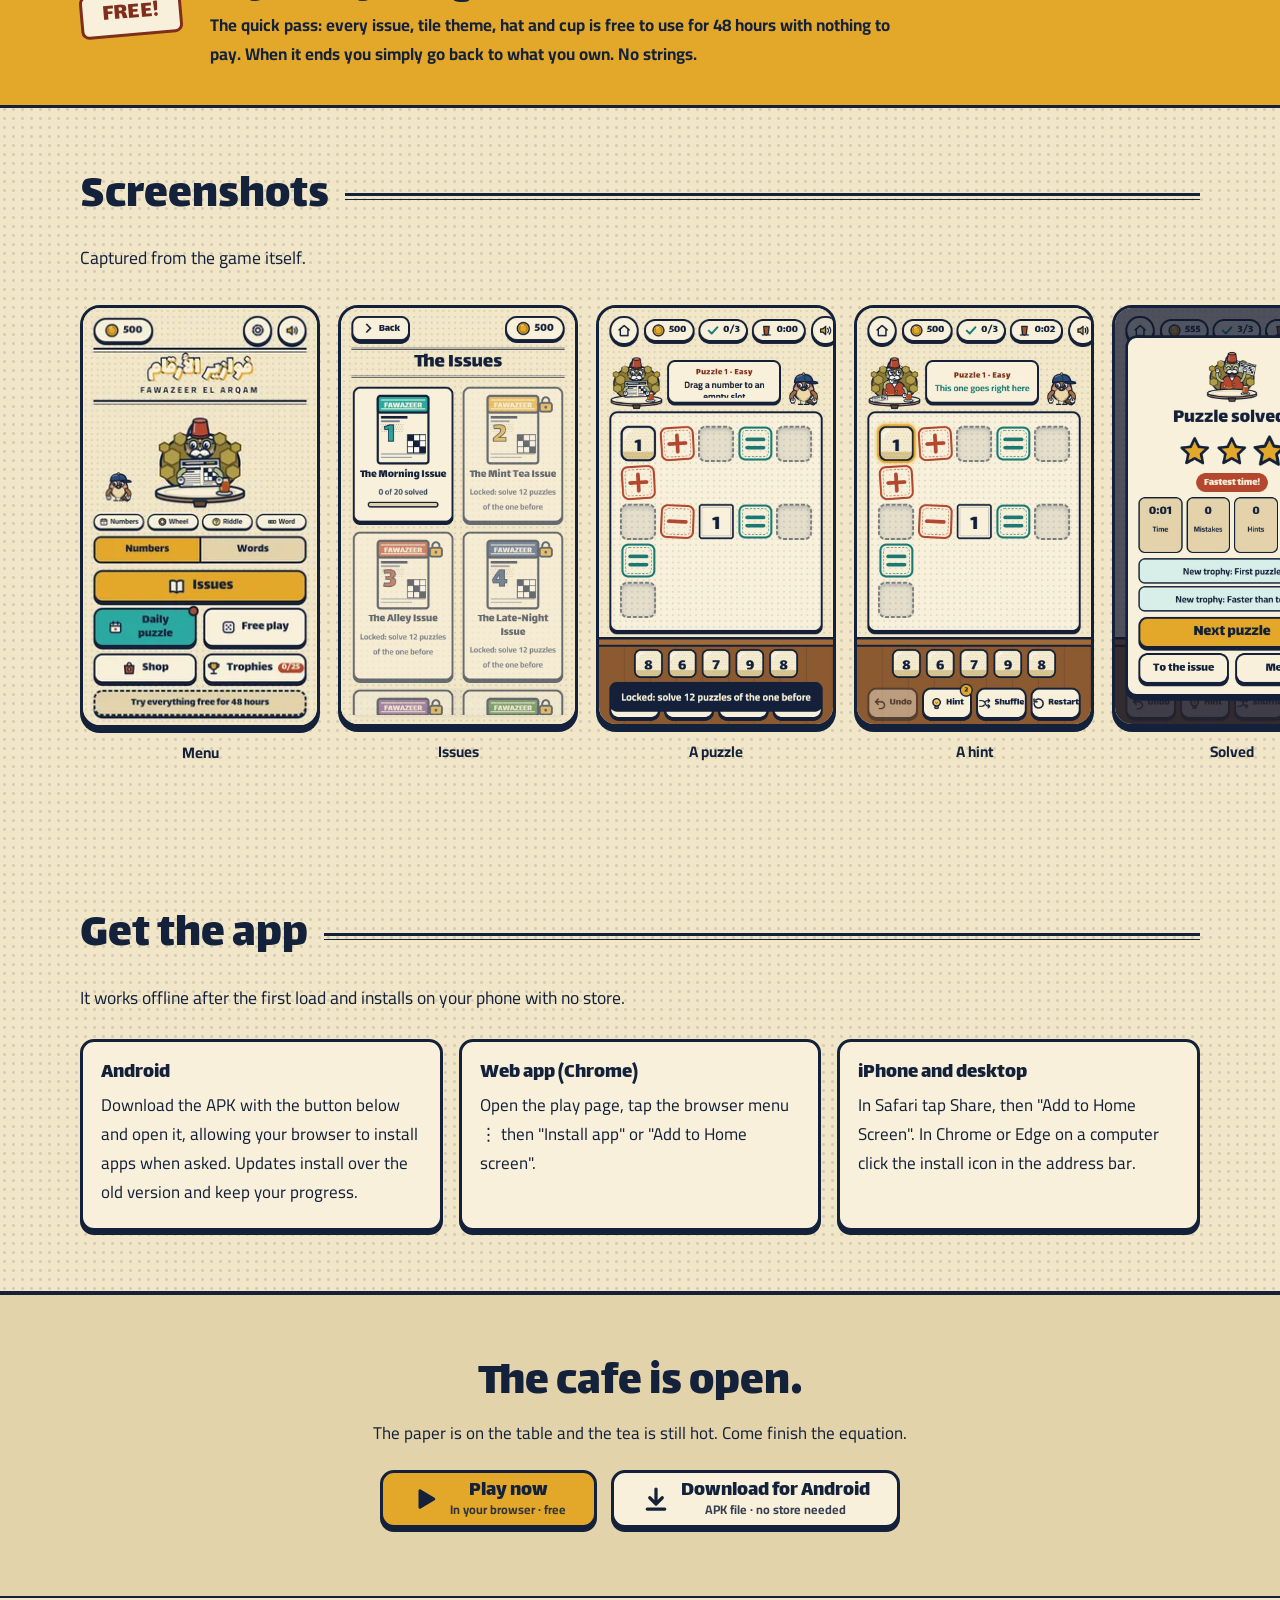
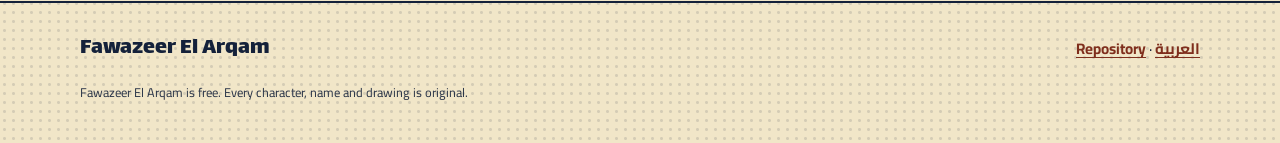
<file: en/index.html>
<!doctype html>
<html lang="en" dir="ltr">
<head>
<meta charset="utf-8">
<meta name="viewport" content="width=device-width, initial-scale=1">
<title>Fawazeer El Arqam - numbers and words. Play free</title>
<meta name="description" content="Numbers and words in an old Egyptian puzzle-newspaper cafe: drag number tiles into crossing equations (every puzzle has exactly one solution) and play four Arabic word games (Letter Wheel, Riddle of the Day, Secret Word, Proverb Column). Daily puzzles, a shop, free in the browser or on Android.">
<link rel="canonical" href="https://fawazeer-el-arqam.pages.dev/en/">
<link rel="alternate" hreflang="ar" href="https://fawazeer-el-arqam.pages.dev/">
<link rel="alternate" hreflang="en" href="https://fawazeer-el-arqam.pages.dev/en/">
<link rel="alternate" hreflang="x-default" href="https://fawazeer-el-arqam.pages.dev/">
<meta name="theme-color" content="#f1e6c8">
<link rel="icon" href="../favicon.ico" sizes="any">
<link rel="icon" href="../favicon.png" type="image/png" sizes="48x48">
<link rel="apple-touch-icon" href="../assets/apple-touch-icon.png">
<meta property="og:type" content="website">
<meta property="og:site_name" content="Fawazeer El Arqam · فوازير الأرقام">
<meta property="og:locale" content="en_US">
<meta property="og:locale:alternate" content="ar_EG">
<meta property="og:title" content="Fawazeer El Arqam - numbers and words. Play free">
<meta property="og:description" content="Numbers and words in an old Egyptian puzzle-newspaper cafe: drag number tiles into crossing equations (every puzzle has exactly one solution) and play four Arabic word games (Letter Wheel, Riddle of the Day, Secret Word, Proverb Column). Daily puzzles, a shop, free in the browser or on Android.">
<meta property="og:url" content="https://fawazeer-el-arqam.pages.dev/en/">
<meta property="og:image" content="https://fawazeer-el-arqam.pages.dev/assets/og.png">
<meta property="og:image:width" content="1200">
<meta property="og:image:height" content="630">
<meta property="og:image:alt" content="Haj Salhafa the tortoise in a tarboosh reading the puzzle newspaper at his cafe table">
<meta name="twitter:card" content="summary_large_image">
<meta name="twitter:title" content="Fawazeer El Arqam - numbers and words. Play free">
<meta name="twitter:description" content="Numbers and words in an old Egyptian puzzle-newspaper cafe: drag number tiles into crossing equations (every puzzle has exactly one solution) and play four Arabic word games (Letter Wheel, Riddle of the Day, Secret Word, Proverb Column). Daily puzzles, a shop, free in the browser or on Android.">
<meta name="twitter:image" content="https://fawazeer-el-arqam.pages.dev/assets/og.png">
<link rel="preload" href="../assets/fonts/lalezar-arabic-400-normal.woff2" as="font" type="font/woff2" crossorigin>
<link rel="stylesheet" href="../style.css">
</head>
<body>
<a class="skip" href="#main">Skip to content</a>
<header class="masthead"><div class="wrap">
<div class="edition"><span>Issue No. 1</span><span>The Fawazeer Cafe · Cairo</span><span>Free · No account · Works offline</span></div>
<hr class="rule2">
<div class="nameplate">
<h1>Fawazeer El Arqam</h1>
<p class="sub" lang="ar" dir="rtl" style="letter-spacing:0;text-transform:none;font-family:var(--display);font-size:1.5rem;padding:0">فوازير الأرقام</p>
</div>
<hr class="rule2">
<nav class="nav" aria-label="Sections"><a href="#how">How to play</a><a href="#cast">The cast</a><a href="#issues">Issues</a><a href="#words">Word games</a><a href="#shop">The shop</a><a href="#shots">Screenshots</a><a href="#app">Get the app</a><a class="lang" lang="ar" hreflang="ar" href="../">العربية</a></nav>
<hr class="rule2" style="border-top-width:1.5px;height:4px">
</div></header>
<main id="main">
<section class="hero"><div class="wrap hero-grid">
<div>
<p class="kicker">TODAY AT THE NEWSPAPER CAFE</p>
<p class="headline" role="doc-subtitle">Numbers <em>and words!</em></p>
<p class="lead">Haj Salhafa sits at his cafe table with the paper and a glass of tea. In front of you are crossing equations with blanks. Drag number tiles from the tray and fill them in until every equation is true. Each puzzle has exactly one solution, so no guessing. And beside the numbers sit four Arabic word games: Letter Wheel, Riddle of the Day, Secret Word and Proverb Column.</p>
<div class="cta">
<a class="btn primary" href="../play/"><svg width="30" height="30" viewBox="0 0 24 24" aria-hidden="true"><path d="M8 5.5v13l11-6.5z" fill="#14213a" stroke="#14213a" stroke-width="2.4" stroke-linejoin="round"/></svg><span>Play now<small>In your browser · free</small></span></a>
<a class="btn" href="https://github.com/mfathy234/fawazeer-el-arqam-releases/releases/latest/download/FawazeerElArqam.apk" rel="noopener"><svg width="30" height="30" viewBox="0 0 24 24" aria-hidden="true" fill="none" stroke="#14213a" stroke-width="2.6" stroke-linecap="round" stroke-linejoin="round"><path d="M12 4v11M7 11l5 5 5-5M5 20h14"/></svg><span>Download for Android<small>APK file · no store needed</small></span></a>
</div>
<ul class="chips"><li>Free</li><li>No account</li><li>Works offline</li><li>Arabic and English</li><li>7 issues × 20 puzzles</li><li>4 word games</li></ul>
</div>
<figure class="portrait">
<span class="stamp teal" aria-hidden="true">FREE!</span>
<img src="../assets/art/tortoise_idle.webp" width="520" height="533" alt="Haj Salhafa the tortoise in a tarboosh reading the puzzle newspaper at his cafe table">
<figcaption>Haj Salhafa reads the paper, Asfoura beside him</figcaption>
</figure>
</div></section>

<section id="how"><div class="wrap">
<div class="sec-head"><h2>How to play</h2></div>
<p class="sec-lead">Easy to learn from the first puzzle, with a brain-tickling finish.</p>
<ol class="steps">
<li><div class="num" aria-hidden="true">1</div><div class="eq" role="img" aria-label="Example equation: seven plus a blank equals twelve"><i>7</i><i class="op">+</i><i class="blank"></i><i class="eqs">=</i><i>12</i></div><h3>Drag a tile</h3><p>Every equation has five cells: number, sign, number, equals, result. The missing numbers wait in the tray below. Drag one (or tap it, then tap a blank) and drop it in place.</p></li>
<li><div class="num" aria-hidden="true">2</div><div class="eq" aria-hidden="true"><i>9</i><i class="op">−</i><i class="fill">4</i><i class="eqs">=</i><i class="blank"></i></div><h3>Equations cross</h3><p>A true equation glows turquoise; a false one turns brick red and shakes. Equations share cells, so one wrong number can spoil two equations at once.</p></li>
<li><div class="num" aria-hidden="true">3</div><div class="eq" aria-hidden="true"><i>3</i><i class="op">×</i><i class="ok">4</i><i class="eqs">=</i><i>12</i></div><h3>Exactly one solution</h3><p>Every puzzle is built and re-checked by a solver to have exactly one answer. Logic gets you there, not luck. Stuck? Asfoura flies in and locks the right tile in place, 3 hints free per puzzle.</p></li>
</ol>
</div></section>

<section id="cast"><div class="wrap">
<div class="sec-head"><h2>The cast</h2></div>
<p class="sec-lead">Two regulars of the Fawazeer Cafe. They watch every move and react.</p>
<div class="cast">
<article class="box"><span class="tag">Cafe owner and puzzle host</span><h3>Haj Salhafa</h3><p>A wise old tortoise in a tarboosh, glasses and a white moustache. He reads the paper at his table with a glass of tea, cheers when you solve, says "oops" when you slip, and thinks it through with you when you are stuck.</p>
<div class="poses"><figure><img src="../assets/art/tortoise_cheer.webp" width="96" height="98" alt="Cheering" loading="lazy" decoding="async">Cheering</figure><figure><img src="../assets/art/tortoise_think.webp" width="96" height="98" alt="Thinking" loading="lazy" decoding="async">Thinking</figure><figure><img src="../assets/art/tortoise_oops.webp" width="96" height="98" alt="Oops!" loading="lazy" decoding="async">Oops!</figure><figure><img src="../assets/art/tortoise_sip.webp" width="96" height="98" alt="Sipping tea" loading="lazy" decoding="async">Sipping tea</figure></div></article>
<article class="box"><span class="tag">The cheeky sparrow</span><h3>Asfoura</h3><p>A small sparrow in a blue cap who flies in with hints. She goes to a wrong or empty blank and locks the right tile there. She chirps and teases you whenever you get close to the answer.</p>
<div class="poses"><figure><img src="../assets/art/bird_idle.webp" width="96" height="96" alt="Perched" loading="lazy" decoding="async">Perched</figure><figure><img src="../assets/art/bird_chirp.webp" width="96" height="96" alt="Chirping" loading="lazy" decoding="async">Chirping</figure><figure><img src="../assets/art/bird_fly0.webp" width="96" height="96" alt="Flying" loading="lazy" decoding="async">Flying</figure></div></article>
</div></div></section>

<section id="issues"><div class="wrap">
<div class="sec-head"><h2>7 issues and a puzzle a day</h2></div>
<p class="sec-lead">The puzzles come out in issues, like a newspaper. Each issue is harder than the last.</p>
<ul class="covers" tabindex="0" aria-label="7 issues and a puzzle a day">
<li><img src="../assets/art/cover_b1.webp" width="128" height="166" alt="" loading="lazy" decoding="async">The Morning Issue</li>
<li><img src="../assets/art/cover_b2.webp" width="128" height="166" alt="" loading="lazy" decoding="async">The Mint Tea Issue</li>
<li><img src="../assets/art/cover_b3.webp" width="128" height="166" alt="" loading="lazy" decoding="async">The Alley Issue</li>
<li><img src="../assets/art/cover_b4.webp" width="128" height="166" alt="" loading="lazy" decoding="async">The Late-Night Issue</li>
<li><img src="../assets/art/cover_b5.webp" width="128" height="166" alt="" loading="lazy" decoding="async">The Riddle Issue</li>
<li><img src="../assets/art/cover_b6.webp" width="128" height="166" alt="" loading="lazy" decoding="async">The Friday Issue</li>
<li><img src="../assets/art/cover_b7.webp" width="128" height="166" alt="" loading="lazy" decoding="async">The Golden Issue</li>
</ul><div class="three">
<article class="box"><h3>7 issues × 20 puzzles</h3><p>140 hand-checked puzzles, from plain addition and subtraction up to the Golden Issue with multiplication and division. The next issue opens once you solve 12 of the one before.</p></article>
<article class="box"><h3>Daily puzzle</h3><p>One puzzle a day, the same for everyone. Your first solve of the day pays coins plus a streak bonus, and each day in a row raises the streak and the reward.</p></article>
<article class="box"><h3>Free play</h3><p>Random puzzles from any issue you have opened, at the difficulty you pick. No limits, play at your own pace.</p></article>
</div><p class="fine" style="margin-top:18px">Every puzzle is rated 1 to 3 stars from your mistakes, hints and time, and replaying can earn the stars you missed.</p>
</div></section>

<section id="words"><div class="wrap">
<div class="sec-head"><h2>Word Fawazeer</h2></div>
<p class="sec-lead">Next to the number puzzles there are four Arabic word games, at the same cafe table. Each has levels or a pack, plus a daily puzzle.</p>
<div class="four">
<article class="box"><h3>Letter Wheel</h3><p>Swipe across the wheel's letters to spell the words of a crossword grid. A valid word outside the grid is a bonus word worth a coin, and Asfoura has a hint ready.</p></article>
<article class="box"><h3>Riddle of the Day</h3><p>Haj Salhafa reads an Egyptian riddle and the answer's letters arrive scrambled: put them in order by dragging or tapping. The faster you solve it, the more points.</p></article>
<article class="box"><h3>Secret Word</h3><p>Guess a five-letter word in six tries. Turquoise means the right place, mustard means in the word but elsewhere. A new word every day and a day streak.</p></article>
<article class="box"><h3>Proverb Column</h3><p>An Egyptian proverb arrives scrambled: put its words in order in the column, and Asfoura explains what it means.</p></article>
</div>
<p class="fine" style="margin-top:18px">Coins, stars, the shop, trophies and the free 48-hour pass are shared by numbers and words, and the menu has a strip with today's four puzzles.</p>
</div>
<ul class="strip" tabindex="0" aria-label="Word game screenshots"><li><figure><div class="phone"><img src="../assets/shots/words-menu-360-en.webp" width="240" height="427" alt="The words menu with the four word games and today's puzzle strip" loading="lazy" decoding="async"></div><figcaption>The words menu</figcaption></figure></li><li><figure><div class="phone"><img src="../assets/shots/wheel-360-en.webp" width="240" height="427" alt="The Letter Wheel with its crossword grid" loading="lazy" decoding="async"></div><figcaption>Letter Wheel</figcaption></figure></li><li><figure><div class="phone"><img src="../assets/shots/riddle-360-en.webp" width="240" height="427" alt="Riddle of the Day with the answer's letters scrambled" loading="lazy" decoding="async"></div><figcaption>Riddle of the Day</figcaption></figure></li><li><figure><div class="phone"><img src="../assets/shots/wordle-360-en.webp" width="240" height="427" alt="Secret Word with the Arabic keyboard" loading="lazy" decoding="async"></div><figcaption>Secret Word</figcaption></figure></li><li><figure><div class="phone"><img src="../assets/shots/proverb-360-en.webp" width="240" height="427" alt="Proverb Column with the words of a proverb to put in order" loading="lazy" decoding="async"></div><figcaption>Proverb Column</figcaption></figure></li><li><figure><div class="phone"><img src="../assets/shots/win-words-360-en.webp" width="240" height="427" alt="The win screen of the Letter Wheel with stars and found words" loading="lazy" decoding="async"></div><figcaption>A level cleared</figcaption></figure></li></ul></section>

<section id="shop"><div class="wrap">
<div class="sec-head"><h2>The shop</h2></div>
<p class="sec-lead">Spend your coins on what you like. Tap anything to try it on before you buy.</p>
<div class="shop">
<article class="box"><h3>Tile themes</h3><p>6 looks for your tiles, from newsprint to polished brass and cafe midnight.</p><ul class="items">
<li><img src="../assets/art/tile_paper.webp" width="96" height="96" alt="" loading="lazy" decoding="async">Newsprint<span class="price">Free</span></li>
<li><img src="../assets/art/tile_domino.webp" width="96" height="96" alt="" loading="lazy" decoding="async">Domino<span class="price">300</span></li>
<li><img src="../assets/art/tile_zellige.webp" width="96" height="96" alt="" loading="lazy" decoding="async">Turquoise tile<span class="price">450</span></li>
<li><img src="../assets/art/tile_brick.webp" width="96" height="96" alt="" loading="lazy" decoding="async">Red brick<span class="price">450</span></li>
<li><img src="../assets/art/tile_brass.webp" width="96" height="96" alt="" loading="lazy" decoding="async">Polished brass<span class="price">700</span></li>
<li><img src="../assets/art/tile_midnight.webp" width="96" height="96" alt="" loading="lazy" decoding="async">Cafe midnight<span class="price">900</span></li>
</ul></article>
<article class="box"><h3>Hats</h3><p>Dress Haj Salhafa in a tarboosh, flat cap, straw hat or the Riddle crown.</p><ul class="items">
<li><img src="../assets/art/hat_tarboosh.webp" width="96" height="76" alt="" loading="lazy" decoding="async">Tarboosh<span class="price">Free</span></li>
<li><img src="../assets/art/hat_cap.webp" width="96" height="76" alt="" loading="lazy" decoding="async">Flat cap<span class="price">200</span></li>
<li><img src="../assets/art/hat_straw.webp" width="96" height="76" alt="" loading="lazy" decoding="async">Straw hat<span class="price">250</span></li>
<li><img src="../assets/art/hat_party.webp" width="96" height="76" alt="" loading="lazy" decoding="async">Party hat<span class="price">300</span></li>
<li><img src="../assets/art/hat_chef.webp" width="96" height="76" alt="" loading="lazy" decoding="async">Chef hat<span class="price">350</span></li>
<li><img src="../assets/art/hat_crown.webp" width="96" height="76" alt="" loading="lazy" decoding="async">Riddle crown<span class="price">600</span></li>
</ul></article>
<article class="box"><h3>Cafe cups</h3><p>Tea, coffee, sahlab, hibiscus and mint lemonade on the Haj's table.</p><ul class="items cups">
<li><img src="../assets/art/cup_tea.webp" width="64" height="81" alt="" loading="lazy" decoding="async">Tea glass<span class="price">Free</span></li>
<li><img src="../assets/art/cup_coffee.webp" width="64" height="81" alt="" loading="lazy" decoding="async">Coffee cup<span class="price">150</span></li>
<li><img src="../assets/art/cup_sahlab.webp" width="64" height="81" alt="" loading="lazy" decoding="async">Sahlab<span class="price">250</span></li>
<li><img src="../assets/art/cup_karkade.webp" width="64" height="81" alt="" loading="lazy" decoding="async">Hibiscus<span class="price">250</span></li>
<li><img src="../assets/art/cup_lemon.webp" width="64" height="81" alt="" loading="lazy" decoding="async">Mint lemonade<span class="price">300</span></li>
</ul></article>
</div></div></section>

<section class="pass"><div class="wrap pass-in">
<span class="stamp" aria-hidden="true">FREE!</span>
<div><h2>Try everything free for 48 hours</h2><p>The quick pass: every issue, tile theme, hat and cup is free to use for 48 hours with nothing to pay. When it ends you simply go back to what you own. No strings.</p></div>
</div></section>

<section id="shots"><div class="wrap"><div class="sec-head"><h2>Screenshots</h2></div><p class="sec-lead">Captured from the game itself.</p></div>
<ul class="strip" tabindex="0" aria-label="Screenshots">
<li><figure><div class="phone"><img src="../assets/shots/menu-360-en.webp" width="240" height="427" alt="Main menu with Haj Salhafa and buttons for the issues, daily puzzle and shop" loading="lazy" decoding="async"></div><figcaption>Menu</figcaption></figure></li>
<li><figure><div class="phone"><img src="../assets/shots/issues-360-en.webp" width="240" height="427" alt="The seven issues with their covers" loading="lazy" decoding="async"></div><figcaption>Issues</figcaption></figure></li>
<li><figure><div class="phone"><img src="../assets/shots/play-drag-360-en.webp" width="240" height="427" alt="Crossing equations with number tiles ready to drag" loading="lazy" decoding="async"></div><figcaption>A puzzle</figcaption></figure></li>
<li><figure><div class="phone"><img src="../assets/shots/play-hint-360-en.webp" width="240" height="427" alt="Asfoura giving a hint" loading="lazy" decoding="async"></div><figcaption>A hint</figcaption></figure></li>
<li><figure><div class="phone"><img src="../assets/shots/win-360-en.webp" width="240" height="427" alt="The win screen with three stars" loading="lazy" decoding="async"></div><figcaption>Solved</figcaption></figure></li>
<li><figure><div class="phone"><img src="../assets/shots/shop-try-360-en.webp" width="240" height="427" alt="Trying tile themes and hats before buying" loading="lazy" decoding="async"></div><figcaption>The shop</figcaption></figure></li>
<li><figure><div class="phone"><img src="../assets/shots/daily-360-en.webp" width="240" height="427" alt="Today's puzzle and the day streak" loading="lazy" decoding="async"></div><figcaption>Daily puzzle</figcaption></figure></li>
</ul></section>

<section id="app"><div class="wrap">
<div class="sec-head"><h2>Get the app</h2></div>
<p class="sec-lead">It works offline after the first load and installs on your phone with no store.</p>
<div class="facts"><div class="box"><b>Android</b><p>Download the APK with the button below and open it, allowing your browser to install apps when asked. Updates install over the old version and keep your progress.</p></div><div class="box"><b>Web app (Chrome)</b><p>Open the play page, tap the browser menu ⋮ then "Install app" or "Add to Home screen".</p></div><div class="box"><b>iPhone and desktop</b><p>In Safari tap Share, then "Add to Home Screen". In Chrome or Edge on a computer click the install icon in the address bar.</p></div></div>
</div></section>

<section class="closing"><div class="wrap">
<h2>The cafe is open.</h2><p>The paper is on the table and the tea is still hot. Come finish the equation.</p>
<div class="cta">
<a class="btn primary" href="../play/"><svg width="30" height="30" viewBox="0 0 24 24" aria-hidden="true"><path d="M8 5.5v13l11-6.5z" fill="#14213a" stroke="#14213a" stroke-width="2.4" stroke-linejoin="round"/></svg><span>Play now<small>In your browser · free</small></span></a>
<a class="btn" href="https://github.com/mfathy234/fawazeer-el-arqam-releases/releases/latest/download/FawazeerElArqam.apk" rel="noopener"><svg width="30" height="30" viewBox="0 0 24 24" aria-hidden="true" fill="none" stroke="#14213a" stroke-width="2.6" stroke-linecap="round" stroke-linejoin="round"><path d="M12 4v11M7 11l5 5 5-5M5 20h14"/></svg><span>Download for Android<small>APK file · no store needed</small></span></a>
</div>
</div></section>
</main>
<footer><div class="wrap"><div class="foot"><strong style="font-family:var(--display);font-size:1.5rem;font-weight:400">Fawazeer El Arqam</strong>
<nav><a href="https://github.com/mfathy234/fawazeer-el-arqam-releases" rel="noopener">Repository</a> · <a href="../" lang="ar">العربية</a></nav></div>
<small>Fawazeer El Arqam is free. Every character, name and drawing is original.</small></div></footer>
</body>
</html>
</file>
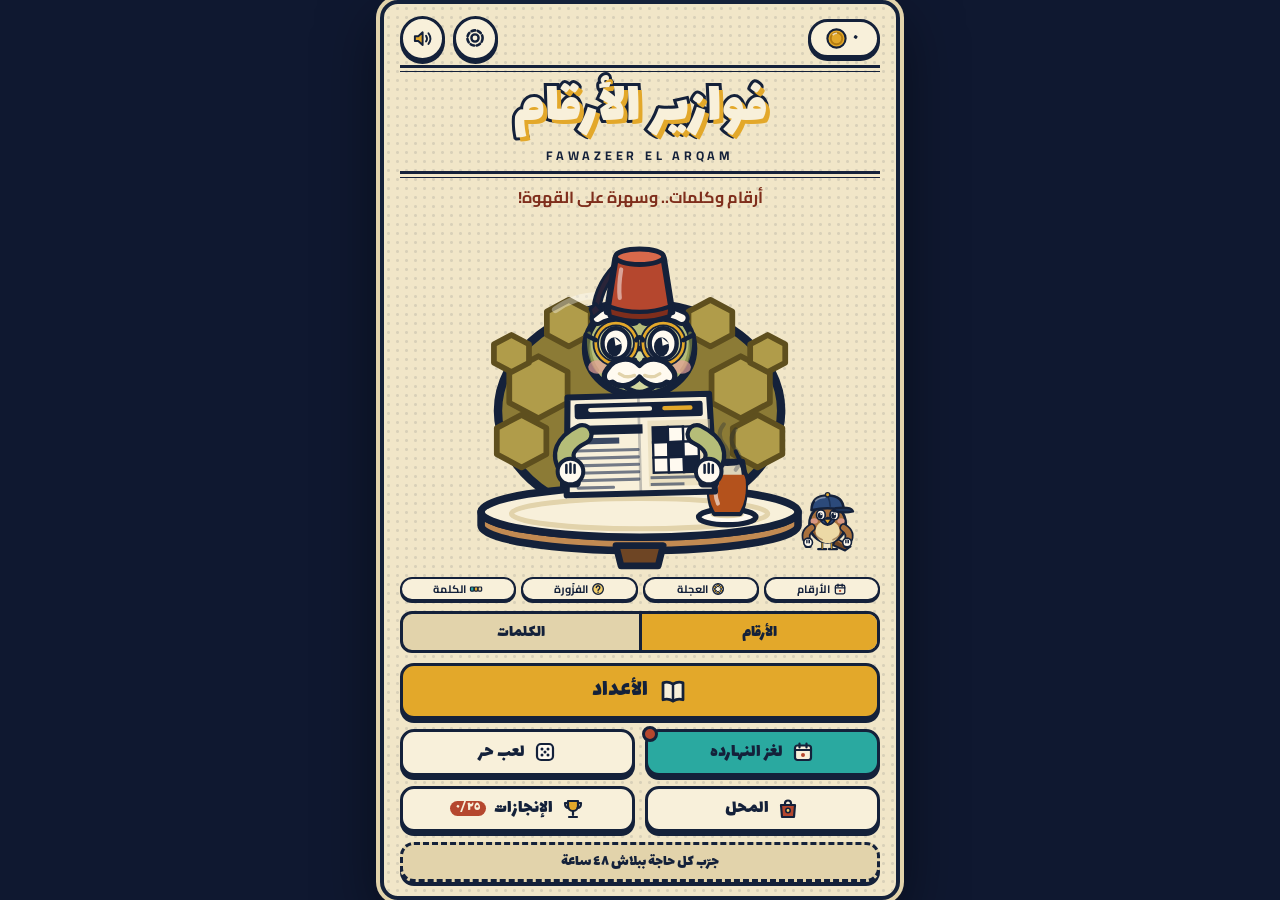
<file: play/index.html>
<!DOCTYPE html>
<html lang="ar" dir="rtl">
<head>
<script>window.FAWAZEER_BUILD="e9d13765ec0b";</script>
<meta charset="utf-8">
<meta name="viewport" content="width=device-width, initial-scale=1, maximum-scale=1, user-scalable=no, viewport-fit=cover">
<title>فوازير الأرقام · Fawazeer El Arqam</title>
<meta name="description" content="Numbers and words in an old Egyptian cafe: a number crossword plus four Arabic word games, with Haj Salhafa the tortoise and Asfoura the sparrow.">
<meta name="theme-color" content="#14213a">
<meta property="og:title" content="فوازير الأرقام · Fawazeer El Arqam">
<meta property="og:description" content="A number crossword and four Arabic word games. Drag, spell, solve, and sip tea with Haj Salhafa.">
<meta property="og:image" content="og.png?v=e9d13765ec0b">
<meta name="twitter:card" content="summary_large_image">
<link rel="manifest" href="manifest.webmanifest?v=e9d13765ec0b">
<link rel="icon" href="icons/favicon-48.png?v=e9d13765ec0b" sizes="48x48">
<link rel="apple-touch-icon" href="icons/apple-touch-icon.png?v=e9d13765ec0b">
<link rel="stylesheet" href="style.css?v=e9d13765ec0b">
<link rel="stylesheet" href="words.css?v=e9d13765ec0b">
</head>
<body>
<div id="game" dir="rtl">

  <section class="screen show" id="splash" aria-label="Loading">
    <div class="splash-host" id="splashHost"></div>
    <p class="splash-text" lang="ar" dir="rtl">فوازير الأرقام</p>
    <p class="splash-sub" data-t="boot"></p>
  </section>

  <section class="screen" id="menu" aria-label="Main menu">
    <div class="bar">
      <div class="chip coin"><span data-icon="coin"></span><b id="menuCoins">٠</b></div>
      <div class="bar-right"><button class="round" type="button" id="btnSettings" data-t-aria="settings"><span data-icon="gear"></span></button><button class="round" type="button" id="menuMute"></button></div>
    </div>
    <div class="menu-col">
      <header class="masthead">
        <i class="rule"></i>
        <h1 class="title" lang="ar" dir="rtl">فوازير الأرقام</h1>
        <p class="latin">FAWAZEER EL ARQAM</p>
        <i class="rule"></i>
        <p class="tag" data-t="tagline"></p>
      </header>
      <div class="host" id="menuHostBox">
        <div id="menuTortoise" class="host-art"></div>
        <button class="bird" type="button" id="menuBird" aria-label="Asfoura"></button>
        <div class="bubble" id="menuSay"></div>
      </div>
      <div class="wdaily" id="dailyStrip" role="group" data-t-aria="dailyStrip"></div>
      <div class="wtabs mtabs" id="menuTabs" role="tablist">
        <button class="wtab on" type="button" role="tab" id="tabNum" aria-selected="true" data-t="tabNumbers"></button>
        <button class="wtab" type="button" role="tab" id="tabWords" aria-selected="false" data-t="tabWords"></button>
      </div>
      <div class="menu-btns">
        <div class="mpanel" id="panelNum">
          <button class="btn big mustard" type="button" id="btnPlay"><span data-icon="book"></span><span data-t="play"></span></button>
          <div class="row">
            <button class="btn teal" type="button" id="btnDaily"><span data-icon="calendar"></span><span data-t="daily"></span><i class="dot hidden" id="dailyDot"></i></button>
            <button class="btn" type="button" id="btnFree"><span data-icon="dice"></span><span data-t="free"></span></button>
          </div>
        </div>
        <div class="mpanel hidden" id="panelWords">
          <div class="wcards" id="wCards"></div>
          <p class="wstarsline" id="wordStars"></p>
        </div>
        <div class="row">
          <button class="btn" type="button" id="btnShop"><span data-icon="shop"></span><span data-t="shop"></span></button>
          <button class="btn" type="button" id="btnTrophies"><span data-icon="trophy"></span><span data-t="trophies"></span><b class="count" id="trophyCount"></b></button>
        </div>
        <button class="btn pass" type="button" id="btnPass" data-t="passTry"></button>
        <p class="pass-chip hidden" id="passChip"></p>
      </div>
    </div>
  </section>

  <section class="screen page" id="books" aria-label="Issues">
    <div class="bar"><button class="btn small" type="button" id="booksBack"><span data-icon="chevR"></span><span data-t="back"></span></button><div class="chip coin"><span data-icon="coin"></span><b class="coinsVal">٠</b></div></div>
    <h2 class="h2" data-t="booksTitle"></h2>
    <div class="scroll" id="bookList"></div>
  </section>

  <section class="screen page" id="issue" aria-label="Issue">
    <div class="bar"><button class="btn small" type="button" id="issueBack"><span data-icon="chevR"></span><span data-t="back"></span></button><div class="chip coin"><span data-icon="coin"></span><b class="coinsVal">٠</b></div></div>
    <h2 class="h2" id="issueTitle"></h2>
    <p class="sub" id="issueSub"></p>
    <div class="scroll"><div id="puzzleGrid"></div></div>
  </section>

  <section class="screen page" id="free" aria-label="Free play">
    <div class="bar"><button class="btn small" type="button" id="freeBack"><span data-icon="chevR"></span><span data-t="back"></span></button><div class="chip coin"><span data-icon="coin"></span><b class="coinsVal">٠</b></div></div>
    <h2 class="h2" data-t="freeTitle"></h2>
    <p class="sub" data-t="freeHint"></p>
    <div class="stepper"><button class="btn small" type="button" id="gradeNext" aria-label="+"><span data-icon="chevR"></span></button><div class="step-mid"><small data-t="freeLevel"></small><b id="gradeVal"></b></div><button class="btn small" type="button" id="gradePrev" aria-label="-"><span data-icon="chevL"></span></button></div>
    <div class="diffs" id="freeDiffs"></div>
  </section>

  <section class="screen page" id="dailyScr" aria-label="Daily puzzle">
    <div class="bar"><button class="btn small" type="button" id="dailyBack"><span data-icon="chevR"></span><span data-t="back"></span></button><div class="chip coin"><span data-icon="coin"></span><b class="coinsVal">٠</b></div></div>
    <h2 class="h2" data-t="dailyTitle"></h2>
    <div class="daily-card">
      <div class="host-art small" id="dailyHost"></div>
      <p class="date" id="dailyDate"></p>
      <div class="days" id="dailyDays"></div>
      <p class="streak"><span data-icon="flame"></span><b id="dailyStreak"></b></p>
      <p class="sub" id="dailyNote"></p>
      <button class="btn big teal" type="button" id="dailyGo"></button>
    </div>
  </section>

  <section class="screen page" id="trophies" aria-label="Trophies">
    <div class="bar"><button class="btn small" type="button" id="trophiesBack"><span data-icon="chevR"></span><span data-t="back"></span></button><div class="chip coin"><span data-icon="coin"></span><b class="coinsVal">٠</b></div></div>
    <h2 class="h2" data-t="trophiesTitle"></h2>
    <p class="sub" id="trophiesSub"></p>
    <div class="scroll" id="trophyList"></div>
  </section>

  <section class="screen page" id="shop" aria-label="Shop">
    <div class="bar"><button class="btn small" type="button" id="shopBack"><span data-icon="chevR"></span><span data-t="back"></span></button><div class="chip coin"><span data-icon="coin"></span><b class="coinsVal">٠</b></div></div>
    <h2 class="h2" data-t="shop"></h2>
    <div class="shop-stage" id="shopStage"></div>
    <div class="tabs" id="shopTabs" role="tablist"></div>
    <p class="sub" data-t="shopHint"></p>
    <div class="scroll"><div id="shopList"></div></div>
  </section>

  <section class="screen page" id="settings" aria-label="Settings">
    <div class="bar"><button class="btn small" type="button" id="settingsBack"><span data-icon="chevR"></span><span data-t="back"></span></button><div class="chip coin"><span data-icon="coin"></span><b class="coinsVal">٠</b></div></div>
    <h2 class="h2" data-t="settings"></h2>
    <div class="scroll" id="settingsBody"></div>
  </section>

  <section class="screen page wsec" id="wWheel" aria-label="Letter Wheel"></section>
  <section class="screen page wsec" id="wRiddle" aria-label="Riddle of the Day"></section>
  <section class="screen page wsec" id="wWordle" aria-label="Secret Word"></section>
  <section class="screen page wsec" id="wProverb" aria-label="Proverb Column"></section>

  <section id="cw" class="screen" dir="ltr" aria-label="Puzzle">
    <header id="cwHud">
      <button class="round" id="cwHome" type="button"></button>
      <div class="chips">
        <div class="chip"><span data-icon="coin"></span><b id="cwCoins"></b></div>
        <div class="chip"><span data-icon="tick"></span><b id="cwProg"></b></div>
        <div class="chip"><span data-icon="tea"></span><b id="cwTime"></b></div>
      </div>
      <button class="round" id="cwMute" type="button"></button>
    </header>
    <div id="cwTop">
      <div id="cwHost" class="host-art"></div>
      <div class="caption"><div class="note" id="cwNote"></div><div id="cwSay" class="tip"></div></div>
      <div id="cwBird"></div>
    </div>
    <div id="cwBoard"><div id="cwGrid" role="group"></div></div>
    <div id="cwFoot">
      <div id="cwTray"></div>
      <div id="cwTools">
        <button class="tb" id="cwUndo" type="button"><span data-icon="undo"></span><span data-tc="undo"></span></button>
        <button class="tb" id="cwHint" type="button"><span data-icon="hint"></span><span data-tc="hintB"></span><b class="bdg" id="cwHb"></b></button>
        <button class="tb" id="cwShuf" type="button"><span data-icon="shuffle"></span><span data-tc="shuf"></span></button>
        <button class="tb" id="cwRestart" type="button"><span data-icon="restart"></span><span data-tc="restart"></span></button>
      </div>
    </div>
    <div id="cwFx"></div>
  </section>

  <div class="ov" id="winOv" role="dialog" aria-modal="true">
    <div class="card paper">
      <div class="host-art small" id="winHost"></div>
      <h2 class="big" data-t="winTitle"></h2>
      <div id="winStars"></div>
      <div class="rec" id="winRec" data-t="record"></div>
      <div class="stats">
        <div class="stat"><b id="wTime"></b><span data-t="time"></span></div>
        <div class="stat"><b id="wMist"></b><span data-t="mist"></span></div>
        <div class="stat"><b id="wHints"></b><span data-t="hints"></span></div>
        <div class="stat"><b id="wCoins"></b><span data-t="earned"></span></div>
      </div>
      <div class="notes" id="winNotes"></div>
      <button class="btn big mustard" type="button" id="winNext" data-t="next"></button>
      <div class="row"><button class="btn" type="button" id="winIssue" data-t="toIssue"></button><button class="btn" type="button" id="winMenu" data-t="toMenu"></button></div>
    </div>
  </div>

  <div class="ov" id="confirm" role="alertdialog" aria-modal="true" aria-labelledby="confirmTitle">
    <div class="card paper">
      <h3 id="confirmTitle"></h3>
      <p id="confirmBody"></p>
      <button class="btn big brick" type="button" id="confirmYes"></button>
      <button class="btn" type="button" id="confirmNo"></button>
    </div>
  </div>

  <div id="wFx"></div>

  <div id="toast" role="status" aria-live="polite"></div>
</div>

<script src="src/data.js?v=e9d13765ec0b"></script>
<script src="src/i18n.js?v=e9d13765ec0b"></script>
<script src="src/words/wdata-dict.js?v=e9d13765ec0b"></script>
<script src="src/words/wdata-riddles.js?v=e9d13765ec0b"></script>
<script src="src/words/wdata-proverbs.js?v=e9d13765ec0b"></script>
<script src="src/words/wi18n.js?v=e9d13765ec0b"></script>
<script src="art/core.js?v=e9d13765ec0b"></script>
<script src="art/hats.js?v=e9d13765ec0b"></script>
<script src="art/tortoise.js?v=e9d13765ec0b"></script>
<script src="art/sparrow.js?v=e9d13765ec0b"></script>
<script src="art/tiles.js?v=e9d13765ec0b"></script>
<script src="art/items.js?v=e9d13765ec0b"></script>
<script src="art/world.js?v=e9d13765ec0b"></script>
<script src="art/sprites.js?v=e9d13765ec0b"></script>
<script src="src/save.js?v=e9d13765ec0b"></script>
<script src="src/shop.js?v=e9d13765ec0b"></script>
<script src="src/meta.js?v=e9d13765ec0b"></script>
<script src="src/solver.js?v=e9d13765ec0b"></script>
<script src="src/gen.js?v=e9d13765ec0b"></script>
<script src="src/board.js?v=e9d13765ec0b"></script>
<script src="src/words/wsave.js?v=e9d13765ec0b"></script>
<script src="src/words/wutil.js?v=e9d13765ec0b"></script>
<script src="src/words/wheelgen.js?v=e9d13765ec0b"></script>
<script src="src/words/wordle-rules.js?v=e9d13765ec0b"></script>
<script src="src/words/wmeta.js?v=e9d13765ec0b"></script>
<script src="src/audio.js?v=e9d13765ec0b"></script>
<script src="src/update.js?v=e9d13765ec0b"></script>
<script src="src/ui.js?v=e9d13765ec0b"></script>
<script src="src/render.js?v=e9d13765ec0b"></script>
<script src="src/input.js?v=e9d13765ec0b"></script>
<script src="src/play.js?v=e9d13765ec0b"></script>
<script src="src/screens.js?v=e9d13765ec0b"></script>
<script src="src/shopui.js?v=e9d13765ec0b"></script>
<script src="src/settingsui.js?v=e9d13765ec0b"></script>
<script src="src/words/wcore.js?v=e9d13765ec0b"></script>
<script src="src/words/wslots.js?v=e9d13765ec0b"></script>
<script src="src/words/wmenu.js?v=e9d13765ec0b"></script>
<script src="src/words/wheel.js?v=e9d13765ec0b"></script>
<script src="src/words/riddle.js?v=e9d13765ec0b"></script>
<script src="src/words/wordle.js?v=e9d13765ec0b"></script>
<script src="src/words/proverb.js?v=e9d13765ec0b"></script>
<script src="src/main.js?v=e9d13765ec0b"></script>
</body>
</html>
</file>
<file: style.css>
@font-face{font-family:Lalezar;font-display:swap;src:url(assets/fonts/lalezar-latin-400-normal.woff2) format("woff2");unicode-range:U+0000-00FF,U+2000-206F}
@font-face{font-family:Lalezar;font-display:swap;src:url(assets/fonts/lalezar-arabic-400-normal.woff2) format("woff2");unicode-range:U+0600-06FF,U+0750-077F,U+FB50-FDFF,U+FE70-FEFF,U+200C-200F}
@font-face{font-family:Cairo;font-weight:400;font-display:swap;src:url(assets/fonts/cairo-latin-400-normal.woff2) format("woff2");unicode-range:U+0000-00FF,U+2000-206F}
@font-face{font-family:Cairo;font-weight:700;font-display:swap;src:url(assets/fonts/cairo-latin-700-normal.woff2) format("woff2");unicode-range:U+0000-00FF,U+2000-206F}
@font-face{font-family:Cairo;font-weight:400;font-display:swap;src:url(assets/fonts/cairo-arabic-400-normal.woff2) format("woff2");unicode-range:U+0600-06FF,U+0750-077F,U+FB50-FDFF,U+FE70-FEFF}
@font-face{font-family:Cairo;font-weight:700;font-display:swap;src:url(assets/fonts/cairo-arabic-700-normal.woff2) format("woff2");unicode-range:U+0600-06FF,U+0750-077F,U+FB50-FDFF,U+FE70-FEFF}

:root{
  --ink:#14213a;--paper:#f1e6c8;--paperL:#f8f0da;--paperD:#e2d3ab;--white:#fffaf0;
  --mustard:#e3a82a;--mustardD:#b57d12;--mustardL:#f3cf6b;--brick:#b5472e;--brickD:#7f2e1c;--teal:#2aa9a0;--tealD:#1b7872;--blue:#2c4a7a;
  --dot:rgba(20,33,58,.13);--bw:3px;--r:14px;
  --display:Lalezar,Cairo,system-ui,sans-serif;--body:Cairo,system-ui,-apple-system,"Segoe UI",sans-serif;
}
*,*::before,*::after{box-sizing:border-box}
html{scroll-behavior:smooth;scroll-padding-top:12px;-webkit-text-size-adjust:100%}
body{margin:0;background:var(--paper) radial-gradient(circle,var(--dot) 1.3px,transparent 1.6px) 0 0/9px 9px;color:var(--ink);font:400 1.0625rem/1.7 var(--body);overflow-x:hidden}
img{max-width:100%;height:auto;display:block}
a{color:var(--brickD);text-underline-offset:3px}
a:hover{color:var(--ink)}
:focus-visible{outline:4px solid var(--blue);outline-offset:3px;border-radius:8px}
.wrap{width:min(1120px,100% - 32px);margin-inline:auto}
.skip{position:absolute;inset-inline-start:12px;top:-80px;background:var(--mustard);color:var(--ink);border:var(--bw) solid var(--ink);border-radius:12px;padding:8px 16px;font-weight:700;z-index:100;text-decoration:none}
.skip:focus{top:12px}
h1,h2,h3{font-family:var(--display);font-weight:400;line-height:1.2;margin:0}
h2{font-size:clamp(2rem,6vw,3rem)}
h3{font-size:1.5rem}
p{margin:0 0 1em}
.center{text-align:center}
.fine{font-size:.98rem;opacity:.9}

/* masthead */
.masthead{padding:14px 0 0}
.edition{display:flex;flex-wrap:wrap;justify-content:space-between;gap:4px 16px;font-size:.9rem;font-weight:700;padding-bottom:6px}
.edition span:nth-child(2){color:var(--brickD)}
.rule2{border:0;border-top:4px solid var(--ink);border-bottom:1.5px solid var(--ink);height:7px;margin:0}
.nameplate{text-align:center;padding:10px 0 4px}
.nameplate h1{font-size:clamp(3.3rem,17vw,7.4rem);line-height:1.05;color:var(--ink);text-shadow:4px 4px 0 var(--mustard);letter-spacing:.01em}
.nameplate .sub{font:700 clamp(.78rem,3.2vw,1.05rem)/1.2 var(--body);letter-spacing:.42em;text-transform:uppercase;direction:ltr;margin:0 0 10px;padding-inline-start:.42em}
.nav{display:flex;flex-wrap:wrap;justify-content:center;align-items:center;gap:4px 18px;padding:8px 0;font-weight:700;font-size:.98rem}
.nav a{color:var(--ink);text-decoration:none;padding:4px 2px;border-bottom:2px solid transparent}
.nav a:hover{border-bottom-color:var(--brick)}
.nav .lang{border:2px solid var(--ink);border-radius:999px;padding:2px 14px;background:var(--paperL)}

/* buttons */
.cta{display:flex;flex-wrap:wrap;gap:14px;margin:22px 0 8px}
.btn{display:inline-flex;align-items:center;gap:.5em;min-height:3.4rem;padding:.35em 1.3em;font:400 1.3rem/1.1 var(--display);color:var(--ink);background:var(--paperL);border:var(--bw) solid var(--ink);border-radius:var(--r);box-shadow:0 4px 0 var(--ink);text-decoration:none;transition:transform .08s,box-shadow .08s}
.btn:hover{color:var(--ink);transform:translateY(1px);box-shadow:0 3px 0 var(--ink)}
.btn:active{transform:translateY(4px);box-shadow:0 0 0 var(--ink)}
.btn.primary{background:var(--mustard)}
.btn.teal{background:var(--teal)}
.btn small{display:block;font:700 .78rem/1.2 var(--body);opacity:.85}
.btn svg{flex:none}

/* printed boxes */
.box{background:var(--paperL);border:var(--bw) solid var(--ink);border-radius:var(--r);box-shadow:0 4px 0 var(--ink);padding:18px 18px 8px}
.box>h3{margin-bottom:6px}
.box p{margin-bottom:.8em}
.stamp{display:inline-block;font:400 1.15rem/1 var(--display);color:var(--brickD);border:3px solid var(--brickD);border-radius:8px;padding:.25em .6em;transform:rotate(-5deg);background:rgba(248,240,218,.7);letter-spacing:.02em}
.stamp.teal{color:var(--tealD);border-color:var(--tealD)}

section{padding:clamp(32px,6vw,60px) 0}
.sec-head{display:flex;align-items:center;gap:16px;margin-bottom:28px}
.sec-head h2{flex:none}
.sec-head::after{content:"";flex:1;height:7px;border-top:3px solid var(--ink);border-bottom:1.5px solid var(--ink)}
.sec-lead{max-width:44em;margin:-10px 0 26px;font-size:1.1rem}

/* hero */
.hero{padding-top:28px}
.hero-grid{display:grid;gap:28px;grid-template-columns:1fr;align-items:center}
.kicker{font:700 .95rem/1 var(--body);color:var(--brickD);letter-spacing:.06em;margin-bottom:10px}
.headline{font:400 clamp(2.5rem,9vw,4.6rem)/1.12 var(--display);margin:0 0 14px}
.headline em{font-style:normal;color:var(--brickD)}
.lead{font-size:clamp(1.08rem,2.6vw,1.25rem);max-width:34em}
.chips{display:flex;flex-wrap:wrap;gap:8px;list-style:none;margin:18px 0 0;padding:0}
.chips li{border:2px solid var(--ink);border-radius:999px;padding:1px 14px;font-weight:700;font-size:.92rem;background:var(--paperL)}
.portrait{position:relative;background:var(--paperL) radial-gradient(circle,rgba(20,33,58,.16) 1.4px,transparent 1.8px) 0 0/8px 8px;border:var(--bw) solid var(--ink);border-radius:var(--r);box-shadow:0 6px 0 var(--ink);padding:10px 10px 0;max-width:460px;margin-inline:auto}
.portrait img{margin-inline:auto}
.portrait figcaption{border-top:var(--bw) solid var(--ink);margin:8px -10px 0;padding:8px 12px;font-size:.92rem;font-weight:700;text-align:center;background:var(--paperD)}
.portrait .stamp{position:absolute;top:14px;inset-inline-end:12px}

/* how it works */
.steps{list-style:none;margin:0;padding:0;display:grid;gap:18px;grid-template-columns:1fr}
.steps li{counter-increment:s;padding-top:6px}
.steps .num{display:grid;place-items:center;width:46px;height:46px;border-radius:50%;background:var(--ink);color:var(--mustardL);font:400 1.6rem/1 var(--display);margin-bottom:8px}
.eq{display:flex;align-items:center;justify-content:center;gap:6px;direction:ltr;margin:6px 0 14px;flex-wrap:nowrap}
.eq i{font-style:normal;display:grid;place-items:center;width:42px;height:42px;font:400 1.5rem/1 var(--display);border:3px solid var(--ink);border-radius:9px;background:var(--white);box-shadow:0 3px 0 var(--ink)}
.eq i.op{background:var(--paperL);color:var(--brickD);border-color:var(--brickD);box-shadow:0 3px 0 var(--brickD)}
.eq i.eqs{color:var(--tealD);border-color:var(--tealD);box-shadow:0 3px 0 var(--tealD)}
.eq i.blank{border-style:dashed;box-shadow:none;background:transparent}
.eq i.fill{background:var(--mustardL);animation:pop 2.6s ease-in-out infinite}
.eq i.ok{background:var(--teal);color:var(--white);border-color:var(--ink);box-shadow:0 3px 0 var(--ink)}
@keyframes pop{0%,100%{transform:translateY(0)}50%{transform:translateY(-4px)}}

/* cast */
.cast{display:grid;gap:22px;grid-template-columns:1fr}
.poses{display:flex;gap:8px;margin:14px 0 6px;align-items:flex-end}
.poses figure{margin:0;flex:1;text-align:center;font-size:.82rem;font-weight:700}
.poses img{margin:0 auto 2px;background:var(--paper);border:2px solid var(--ink);border-radius:10px}
.tag{display:inline-block;font-weight:700;font-size:.85rem;color:var(--tealD);margin-bottom:6px}

/* issues */
.covers{display:flex;gap:14px;overflow-x:auto;padding:6px 4px 16px;margin:0 0 22px;list-style:none;scroll-snap-type:x proximity}
.covers li{flex:none;width:128px;scroll-snap-align:start;text-align:center;font-weight:700;font-size:.88rem;line-height:1.3}
.covers img{border-radius:6px;box-shadow:0 4px 0 var(--ink);margin-bottom:10px}
.three{display:grid;gap:18px;grid-template-columns:1fr}
.four{display:grid;gap:18px;grid-template-columns:1fr}
#words .strip{margin-top:22px}

/* shop */
.shop{display:grid;gap:20px;grid-template-columns:1fr}
.items{display:flex;flex-wrap:wrap;gap:12px 10px;list-style:none;margin:8px 0 14px;padding:0}
.items li{width:calc(33.33% - 7px);text-align:center;font-size:.82rem;font-weight:700;line-height:1.25}
.items img{margin:0 auto 4px;max-height:78px;width:auto}
.items .price{display:block;font-weight:400;opacity:.85}
.items.cups li{width:calc(20% - 8px)}
.items.cups img{max-height:86px}

/* pass band */
.pass{background:var(--mustard);border-block:var(--bw) solid var(--ink);padding:36px 0}
.pass-in{display:grid;gap:14px;align-items:center}
.pass h2{font-size:clamp(1.9rem,5.5vw,2.7rem)}
.pass p{margin:0;max-width:40em;font-weight:700}
.pass .stamp{color:var(--brickD);background:var(--paperL);justify-self:start;font-size:1.5rem;padding:.3em .8em}

/* shots */
.strip{display:flex;gap:18px;overflow-x:auto;list-style:none;margin:0;padding:6px 16px 22px;scroll-snap-type:x proximity}
.strip li{flex:none;width:min(240px,64vw);scroll-snap-align:center}
.strip figure{margin:0}
.phone{border:var(--bw) solid var(--ink);border-radius:20px;overflow:hidden;box-shadow:0 5px 0 var(--ink);background:var(--paper)}
.strip figcaption{margin-top:12px;text-align:center;font-weight:700;font-size:.95rem}
.strip:focus-visible{outline-offset:-4px}

/* install */
.facts{display:grid;gap:16px;grid-template-columns:1fr}
.facts b{font:400 1.3rem/1.3 var(--display);display:block;margin-bottom:4px}

/* closing */
.closing{text-align:center;border-top:4px solid var(--ink);background:var(--paperD)}
.closing h2{margin-bottom:6px}
.closing .cta{justify-content:center}
footer{border-top:7px double var(--ink);padding:26px 0 40px;font-size:.95rem}
.foot{display:flex;flex-wrap:wrap;gap:10px 24px;justify-content:space-between;align-items:center}
.foot a{font-weight:700}
footer small{display:block;margin-top:12px;opacity:.9}

@media (min-width:700px){
  .steps{grid-template-columns:repeat(3,1fr)}
  .three{grid-template-columns:repeat(3,1fr)}
  .four{grid-template-columns:1fr 1fr}
  .facts{grid-template-columns:repeat(3,1fr)}
  .cast{grid-template-columns:1fr 1fr}
  .steps li+li{border-inline-start:1.5px solid var(--ink);padding-inline-start:18px}
  .items li{width:calc(16.66% - 9px)}
  .items.cups li{width:calc(20% - 9px)}
  .shop{grid-template-columns:1fr 1fr 1fr}
  .shop .items li,.shop .items.cups li{width:calc(33.33% - 7px)}
  .strip{justify-content:flex-start}
  .pass-in{grid-template-columns:auto 1fr;gap:28px}
}
@media (min-width:920px){
  .hero-grid{grid-template-columns:1.15fr .85fr;gap:48px}
  .strip{padding-inline:max(16px,calc((100vw - 1120px)/2))}
}
@media (max-width:420px){
  .eq i{width:38px;height:38px;font-size:1.35rem}
  .btn{width:100%;justify-content:center}
  .items.cups li{width:calc(33.33% - 7px)}
}
@media (prefers-reduced-motion:reduce){
  html{scroll-behavior:auto}
  .eq i.fill{animation:none}
  .btn{transition:none}
}
</file>
<file: play/style.css>
/* Fawazeer El Arqam: old Egyptian puzzle-newspaper cafe. Newsprint cream with halftone dots, ink blue-black, mustard, brick red, turquoise.
   The page is fluid (any phone), centred and at most 520px wide; the board and tray size themselves from the space they get. */
@font-face { font-family: Lalezar; src: url(fonts/lalezar-arabic-400-normal.woff2?v=e9d13765ec0b) format('woff2'); unicode-range: U+0600-06FF, U+0750-077F, U+FB50-FDFF, U+FE70-FEFF, U+200C-200F; font-display: swap; }
@font-face { font-family: Lalezar; src: url(fonts/lalezar-latin-400-normal.woff2?v=e9d13765ec0b) format('woff2'); unicode-range: U+0000-00FF, U+2000-206F; font-display: swap; }
@font-face { font-family: Cairo; font-weight: 400; src: url(fonts/cairo-arabic-400-normal.woff2?v=e9d13765ec0b) format('woff2'); unicode-range: U+0600-06FF, U+0750-077F, U+FB50-FDFF, U+FE70-FEFF; font-display: swap; }
@font-face { font-family: Cairo; font-weight: 700; src: url(fonts/cairo-arabic-700-normal.woff2?v=e9d13765ec0b) format('woff2'); unicode-range: U+0600-06FF, U+0750-077F, U+FB50-FDFF, U+FE70-FEFF; font-display: swap; }
@font-face { font-family: Cairo; font-weight: 400; src: url(fonts/cairo-latin-400-normal.woff2?v=e9d13765ec0b) format('woff2'); unicode-range: U+0000-00FF, U+2000-206F; font-display: swap; }
@font-face { font-family: Cairo; font-weight: 700; src: url(fonts/cairo-latin-700-normal.woff2?v=e9d13765ec0b) format('woff2'); unicode-range: U+0000-00FF, U+2000-206F; font-display: swap; }

:root {
  --ink: #14213a; --inkSoft: #3a4863; --paper: #f1e6c8; --paperL: #f8f0da; --paperD: #e2d3ab; --white: #fffaf0;
  --mustard: #e3a82a; --mustardD: #b57d12; --mustardL: #f3cf6b; --brick: #b5472e; --brickD: #7f2e1c; --teal: #2aa9a0; --tealD: #1b7872;
  --wood: #a06a3a; --woodD: #6e4524; --night: #0f1830; --focus: #1b7872; --dot: rgba(20, 33, 58, .11);
}
* { box-sizing: border-box; -webkit-tap-highlight-color: transparent; }
html, body { margin: 0; height: 100%; background: var(--night); overflow: hidden; overscroll-behavior: none; user-select: none; -webkit-user-select: none; }
body { display: flex; align-items: center; justify-content: center; font-family: Cairo, sans-serif; color: var(--ink); }
button { font: inherit; color: inherit; cursor: pointer; }
img { -webkit-user-drag: none; }
.hidden { display: none !important; }
#game { position: relative; overflow: hidden; width: 100%; max-width: 520px; height: 100%; height: 100dvh; background: var(--paper); background-image: radial-gradient(circle, var(--dot) 1.3px, transparent 1.6px); background-size: 9px 9px; }
@media (min-width: 560px) { #game { height: min(100dvh, 920px); border: 4px solid var(--ink); border-radius: 18px; box-shadow: 0 0 0 4px var(--paperD), 0 20px 60px rgba(0, 0, 0, .5); } }

svg.ic, [data-icon] svg { width: 1.25em; height: 1.25em; display: block; flex: none; }
.host-art svg { width: 100%; height: 100%; display: block; overflow: visible; }
.beat { animation: beat 1s steps(2) infinite; }
@keyframes beat { 50% { transform: translateY(-3px); } }

/* Screens */
.screen { position: absolute; inset: 0; display: none; flex-direction: column; align-items: stretch; padding: calc(env(safe-area-inset-top, 0px) + 12px) max(16px, env(safe-area-inset-right, 0px)) calc(env(safe-area-inset-bottom, 0px) + 14px) max(16px, env(safe-area-inset-left, 0px)); z-index: 10; }
.screen.show { display: flex; }
.page { background: var(--paper); background-image: radial-gradient(circle, var(--dot) 1.3px, transparent 1.6px); background-size: 9px 9px; }
.bar { display: flex; align-items: center; justify-content: space-between; gap: 8px; flex: none; }
.scroll { flex: 1; min-height: 0; overflow-y: auto; overflow-x: hidden; padding: 4px 2px 10px; overscroll-behavior: contain; }
.h2 { margin: 10px 0 2px; font-family: Lalezar; font-weight: 400; font-size: 2rem; line-height: 1.15; text-align: center; border-top: 3px double var(--ink); border-bottom: 3px double var(--ink); padding: 2px 0; flex: none; }
.sub { margin: 6px 0; text-align: center; font-weight: 700; font-size: .92rem; color: var(--inkSoft); flex: none; }
#splash { background: var(--night); align-items: center; justify-content: center; z-index: 70; color: var(--paperL); }
.splash-host { width: 11rem; height: 11.2rem; animation: beat 1s steps(2) infinite; }
.splash-host svg { width: 100%; height: 100%; }
.splash-text { margin: .4rem 0 0; font-family: Lalezar; font-size: 2.6rem; color: var(--mustard); }
.splash-sub { margin: 0; font-weight: 700; opacity: .75; }

/* Buttons and chips */
.btn { position: relative; display: inline-flex; align-items: center; justify-content: center; gap: .4em; min-height: 2.9rem; padding: .3em 1em; font-family: Lalezar; font-weight: 400; font-size: 1.2rem; line-height: 1.1; color: var(--ink); background: var(--paperL); border: 3px solid var(--ink); border-radius: 14px; box-shadow: 0 4px 0 var(--ink); }
.btn:active:not(:disabled) { transform: translateY(3px); box-shadow: 0 1px 0 var(--ink); }
.btn:disabled { opacity: .5; cursor: default; }
.btn.big { min-height: 3.5rem; font-size: 1.5rem; }
.btn.small { min-height: 2.4rem; font-size: 1rem; padding: .15em .8em; }
.btn.mustard { background: var(--mustard); } .btn.teal { background: var(--teal); } .btn.brick { background: var(--brick); color: var(--paperL); }
.btn.pass { background: var(--paperD); font-size: 1rem; min-height: 2.5rem; border-style: dashed; }
.btn.icon-only { flex: 0 0 3.2rem; padding: 0; }
.btn:focus-visible, .round:focus-visible, .tb:focus-visible { outline: 3px solid var(--focus); outline-offset: 3px; }
.count { direction: ltr; unicode-bidi: isolate; font-family: Lalezar; font-weight: 400; background: var(--brick); color: var(--paperL); border-radius: 999px; padding: 0 .45em; font-size: .85rem; }
.dot { position: absolute; top: -6px; inset-inline-end: -6px; width: 16px; height: 16px; border-radius: 50%; background: var(--brick); border: 3px solid var(--ink); }
.row { display: flex; gap: 10px; align-items: stretch; } .row > .btn { flex: 1; min-width: 0; }
.chip { display: inline-flex; align-items: center; gap: .3em; padding: .1em .75em; min-height: 2.4rem; font-family: Lalezar; font-size: 1.15rem; background: var(--paperL); border: 3px solid var(--ink); border-radius: 999px; box-shadow: 0 3px 0 var(--ink); direction: ltr; }
.chip b { font-weight: 400; min-width: 1ch; }
.bar-right { display: flex; gap: 8px; }
.round { flex: none; width: 2.8rem; height: 2.8rem; padding: 0; display: grid; place-items: center; background: var(--paperL); border: 3px solid var(--ink); border-radius: 50%; box-shadow: 0 3px 0 var(--ink); }
.round:active { transform: translateY(3px); box-shadow: none; }
.round svg { width: 60%; height: 60%; } .round [data-icon] { display: grid; place-items: center; width: 100%; height: 100%; } .round [data-icon] svg { width: 1.5rem; height: 1.5rem; }

/* Menu */
.menu-col { flex: 1; min-height: 0; display: flex; flex-direction: column; gap: 10px; justify-content: space-between; padding-top: 4px; }
.masthead { text-align: center; flex: none; }
.masthead .rule { display: block; height: 7px; border-top: 3px solid var(--ink); border-bottom: 1px solid var(--ink); }
.title { margin: 2px 0 0; font-family: Lalezar; font-weight: 400; font-size: clamp(2.6rem, 11vw, 3.8rem); line-height: 1.15; color: var(--paperL); -webkit-text-stroke: .1em var(--ink); paint-order: stroke fill; text-shadow: .07em .07em 0 var(--mustard); }
.latin { margin: 0 0 4px; font-weight: 700; letter-spacing: .3em; font-size: .78rem; }
.tag { margin: 4px 0 0; font-weight: 700; font-size: 1rem; color: var(--brickD); }
.host { position: relative; flex: 1; min-height: 0; display: flex; align-items: center; justify-content: center; }
.host-art { width: min(15rem, 56vw); aspect-ratio: 200 / 205; max-height: 100%; flex: none; }
.host-art.small { width: 6.4rem; }
.host .host-art { height: 100%; width: auto; max-width: 100%; }
.bird { position: absolute; bottom: 4%; inset-inline-start: 4%; width: 4.2rem; height: 4.2rem; padding: 0; border: 0; background: none; animation: beat 1.2s steps(2) infinite; }
.bird svg { width: 100%; height: 100%; display: block; overflow: visible; }
.bubble { position: absolute; top: 0; inset-inline-end: 0; max-width: 46%; padding: .35em .7em; background: var(--paperL); border: 3px solid var(--ink); border-radius: 14px; font-weight: 700; font-size: .88rem; line-height: 1.35; opacity: 0; transform: scale(.9); transition: opacity .2s, transform .2s; pointer-events: none; }
.bubble.show { opacity: 1; transform: none; }
.menu-btns { display: flex; flex-direction: column; gap: 10px; flex: none; }
.pass-chip { margin: 0; text-align: center; font-weight: 700; font-size: .9rem; color: var(--tealD); }

/* Lists: issues, puzzles, trophies, shop, settings */
#bookList { display: grid; grid-template-columns: repeat(2, 1fr); gap: 14px; padding-top: 12px; }
.book { position: relative; display: flex; flex-direction: column; align-items: center; gap: 4px; padding: 8px 6px 10px; text-align: center; background: var(--paperL); border: 3px solid var(--ink); border-radius: 12px; box-shadow: 0 4px 0 var(--ink); }
.book:active:not(.locked) { transform: translateY(3px); box-shadow: 0 1px 0 var(--ink); }
.book svg.cover { width: 62%; height: auto; display: block; }
.book b { font-family: Lalezar; font-weight: 400; font-size: 1.1rem; line-height: 1.15; }
.book small { font-weight: 700; font-size: .78rem; color: var(--inkSoft); }
.book .bar-prog { width: 80%; height: 9px; border: 2px solid var(--ink); border-radius: 6px; background: var(--paperD); overflow: hidden; } .book .bar-prog i { display: block; height: 100%; background: var(--teal); }
.book.locked { opacity: .62; } .book.locked .lockbadge { position: absolute; top: 8px; inset-inline-end: 8px; width: 2rem; height: 2rem; }
#puzzleGrid { display: grid; grid-template-columns: repeat(4, 1fr); gap: 10px; padding-top: 10px; }
.pz { display: flex; flex-direction: column; align-items: center; gap: 2px; padding: 8px 2px 6px; font-family: Lalezar; font-size: 1.5rem; background: var(--paperL); border: 3px solid var(--ink); border-radius: 12px; box-shadow: 0 4px 0 var(--ink); }
.pz.easy { border-bottom-color: var(--teal); } .pz.medium { border-bottom-color: var(--mustard); } .pz.hard { border-bottom-color: var(--brick); }
.pz:active { transform: translateY(3px); box-shadow: 0 1px 0 var(--ink); }
.pz .stars { display: flex; gap: 1px; } .pz .stars svg { width: 1rem; height: 1rem; }
.stepper { display: flex; align-items: center; justify-content: center; gap: 14px; margin: 12px 0; }
.step-mid { display: flex; flex-direction: column; align-items: center; min-width: 9rem; } .step-mid small { font-weight: 700; color: var(--inkSoft); } .step-mid b { font-family: Lalezar; font-weight: 400; font-size: 1.6rem; }
.diffs { display: flex; flex-direction: column; gap: 12px; }
.diff { display: flex; align-items: center; justify-content: space-between; gap: 8px; padding: .5em 1em; font-family: Lalezar; font-size: 1.5rem; background: var(--paperL); border: 3px solid var(--ink); border-radius: 14px; box-shadow: 0 4px 0 var(--ink); }
.diff:active { transform: translateY(3px); box-shadow: 0 1px 0 var(--ink); } .diff small { font-family: Cairo; font-weight: 700; font-size: .85rem; color: var(--inkSoft); } .diff.d0 { background: #d6efe9; } .diff.d1 { background: #f9e7b5; } .diff.d2 { background: #f2d1c4; }
.daily-card { margin-block: auto; display: flex; flex-direction: column; align-items: center; gap: 8px; padding: 14px; background: var(--paperL); border: 3px solid var(--ink); border-radius: 16px; box-shadow: 0 5px 0 var(--ink); }
.daily-card .btn { align-self: stretch; } .date { margin: 0; font-family: Lalezar; font-size: 1.4rem; }
.days { display: flex; gap: 6px; direction: ltr; } .day { width: 2.6rem; text-align: center; font-weight: 700; font-size: .66rem; white-space: nowrap; } .day i { margin: 0 auto 2px; display: grid; place-items: center; width: 2.1rem; height: 2.1rem; border: 3px solid var(--ink); border-radius: 9px; background: var(--paperD); } .day i.on { background: var(--teal); } .day i svg { width: 80%; height: 80%; } .day.today i { box-shadow: 0 0 0 3px var(--mustard); }
.streak { display: flex; align-items: center; gap: 6px; margin: 0; font-family: Lalezar; font-size: 1.4rem; }
.tr { display: flex; align-items: center; gap: 12px; margin: 10px 0; padding: 10px 12px; background: var(--paperL); border: 3px solid var(--ink); border-radius: 14px; box-shadow: 0 3px 0 var(--ink); } .tr.off { opacity: .55; filter: grayscale(.7); } .tr svg { width: 2.4rem; height: 2.4rem; flex: none; } .tr b { display: block; font-family: Lalezar; font-weight: 400; font-size: 1.2rem; } .tr small { font-weight: 700; color: var(--inkSoft); } .tr .reward { margin-inline-start: auto; display: flex; align-items: center; gap: 3px; font-family: Lalezar; direction: ltr; } .tr .reward svg { width: 1.2rem; height: 1.2rem; }
.tabs { display: flex; gap: 8px; flex: none; margin-top: 8px; } .tabs button { flex: 1; padding: .3em .4em; font-family: Lalezar; font-size: 1.1rem; background: var(--paperD); border: 3px solid var(--ink); border-radius: 12px; } .tabs button.on { background: var(--mustard); box-shadow: 0 3px 0 var(--ink); }
.shop-stage { position: relative; flex: none; display: flex; align-items: center; justify-content: center; gap: 14px; height: 9.6rem; margin-top: 8px; padding: 6px; background: #eadfbd; border: 3px solid var(--ink); border-radius: 14px; overflow: hidden; }
.shop-stage .host-art { width: 8.4rem; height: auto; } .shop-stage .tile-pair { display: flex; flex-direction: column; gap: 6px; } .shop-stage .tile-pair svg { width: 3.6rem; height: 3.6rem; } .shop-stage .row3 { display: flex; gap: 6px; }
.item { display: flex; align-items: center; gap: 12px; margin: 10px 0; padding: 8px 10px; background: var(--paperL); border: 3px solid var(--ink); border-radius: 14px; box-shadow: 0 3px 0 var(--ink); }
.item.try { background: #f9e7b5; } .item .pic { width: 3.6rem; height: 3.6rem; flex: none; display: grid; place-items: center; } .item .pic svg { width: 100%; height: 100%; }
.item .meta { flex: 1; min-width: 0; } .item .meta b { display: block; font-family: Lalezar; font-weight: 400; font-size: 1.2rem; line-height: 1.2; } .item .meta small { font-weight: 700; color: var(--inkSoft); }
.item .btn { min-height: 2.5rem; font-size: 1rem; flex: none; max-width: 48%; white-space: normal; text-align: center; }
.set-row { display: flex; align-items: center; justify-content: space-between; gap: 12px; margin: 10px 0; padding: 10px 12px; background: var(--paperL); border: 3px solid var(--ink); border-radius: 14px; }
.set-row b { display: block; font-family: Lalezar; font-weight: 400; font-size: 1.15rem; } .set-row small { display: block; font-weight: 700; color: var(--inkSoft); font-size: .8rem; }
.set-row input[type=range] { width: 8.5rem; accent-color: var(--tealD); direction: ltr; } .seg { display: flex; gap: 4px; direction: ltr; } .seg button { padding: .25em .6em; font-family: Lalezar; font-size: 1rem; background: var(--paperD); border: 3px solid var(--ink); border-radius: 10px; } .seg button.on { background: var(--mustard); }
.switch { position: relative; width: 3.4rem; height: 2rem; border: 3px solid var(--ink); border-radius: 999px; background: var(--paperD); padding: 0; } .switch::after { content: ""; position: absolute; top: 2px; inset-inline-start: 2px; width: 1.2rem; height: 1.2rem; border-radius: 50%; background: var(--ink); transition: transform .15s; } .switch.on { background: var(--teal); } .switch.on::after { transform: translateX(-1.4rem); } [dir=ltr] .switch.on::after { transform: translateX(1.4rem); }
.set-row.danger { border-color: var(--brick); } .set-row.danger .btn { min-height: 2.4rem; font-size: 1rem; } .ver { text-align: center; font-weight: 700; font-size: .8rem; color: var(--inkSoft); margin: 14px 0 4px; }

/* Puzzle screen */
#cw { padding-bottom: 0; touch-action: manipulation; }
#cwHud { display: flex; align-items: center; justify-content: space-between; gap: 6px; flex: none; } .chips { display: flex; gap: 5px; flex: 1; min-width: 0; justify-content: center; } #cwHud .chip { min-height: 2.2rem; font-size: 1.05rem; padding: 0 .55em; min-width: 0; } #cwHud .round { width: 2.5rem; height: 2.5rem; }
#cwTop { display: flex; align-items: flex-end; gap: 6px; flex: none; height: 5.9rem; margin-top: 8px; }
#cwHost { width: 5.2rem; height: 5.3rem; flex: none; z-index: 2; margin-bottom: -4px; } #cwBird { width: 3.6rem; height: 3.6rem; flex: none; z-index: 2; } #cwBird svg { width: 100%; height: 100%; overflow: visible; display: block; }
.caption { flex: 1; min-width: 0; height: 4.7rem; margin-bottom: 4px; padding: 6px 10px; display: flex; flex-direction: column; justify-content: center; text-align: center; background: var(--paperL); border: 3px solid var(--ink); border-radius: 12px; box-shadow: 0 3px 0 var(--ink); direction: rtl; }
.note { font-family: Lalezar; font-size: .85rem; color: var(--brickD); letter-spacing: .04em; } #cwSay { font-weight: 700; font-size: .88rem; line-height: 1.25; max-height: 2.5em; overflow: hidden; } #cwSay.bad { color: var(--brickD); } #cwSay.good { color: var(--tealD); }
#cwBoard { flex: 1; min-height: 0; display: flex; overflow-x: hidden; overflow-y: auto; margin-top: 8px; padding: 6px; border-radius: 12px; background: var(--paperL); background-image: radial-gradient(circle, var(--dot) 1.3px, transparent 1.6px); background-size: 9px 9px; border: 3px solid var(--ink); box-shadow: 0 4px 0 var(--ink); touch-action: pan-y; overscroll-behavior: contain; }
#cwGrid { position: relative; margin: auto; direction: ltr; flex: none; }
.cell { position: absolute; padding: 1.5px; outline: none; } .cell svg { width: 100%; height: 100%; display: block; overflow: visible; }
.cell.slot::before { content: ""; position: absolute; inset: 2px; border-radius: 22%; border: 3px dashed rgba(20, 33, 58, .5); background: rgba(20, 33, 58, .09); box-shadow: inset 0 3px 6px rgba(20, 33, 58, .2); transition: background .12s; }
.cell.slot.full::before { opacity: 0; } .cell.hot::before { border-style: solid; border-color: var(--mustard); background: rgba(227, 168, 42, .35); }
.cell.slot:focus-visible::before { border-style: solid; border-color: var(--focus); box-shadow: 0 0 0 3px #fff, 0 0 0 6px var(--focus); }
.cell.ok { filter: drop-shadow(0 0 4px rgba(42, 169, 160, .95)); } .cell.bad { filter: drop-shadow(0 0 4px rgba(181, 71, 46, .95)); }
.cell.ok .bg { fill-opacity: 1; } .cell.pop { animation: cpop .5s cubic-bezier(.3, 1.6, .5, 1) both; animation-delay: var(--d, 0s); } @keyframes cpop { 40% { transform: scale(1.2) rotate(-3deg); } }
.cell.shake { animation: cshk .45s; } @keyframes cshk { 20% { transform: translateX(-5px); } 40% { transform: translateX(5px); } 60% { transform: translateX(-4px); } 80% { transform: translateX(3px); } }
.tl { position: absolute; inset: 1.5px; touch-action: none; cursor: grab; } .tl.fixed { cursor: default; } .cell.lock .tl::after { content: ""; position: absolute; inset: -1px; border-radius: 22%; border: 3px solid var(--mustard); box-shadow: 0 0 6px var(--mustard); }
.tl.land { animation: land .3s; } @keyframes land { 0% { transform: scale(1.25, .75); } 55% { transform: scale(.92, 1.1); } }
.sel { animation: selb .5s infinite alternate; filter: drop-shadow(0 0 3px var(--mustard)) drop-shadow(0 0 3px var(--mustard)); } @keyframes selb { to { transform: translateY(-3px); } }
.dragging { opacity: .25; }
#cwFoot { flex: none; position: relative; margin: 8px calc(-1 * max(16px, env(safe-area-inset-left, 0px))) 0; padding: 14px max(16px, env(safe-area-inset-left, 0px)) calc(env(safe-area-inset-bottom, 0px) + 8px); background: repeating-linear-gradient(90deg, #8b5a2f 0 38px, #7d5230 38px 40px); border-top: 4px solid var(--ink); }
#cwFoot::before { content: ""; position: absolute; top: 0; left: 0; right: 0; height: 8px; background: var(--wood); border-bottom: 3px solid var(--ink); }
#cwTray { display: flex; flex-wrap: wrap; gap: 6px; justify-content: center; align-content: flex-start; overflow-y: auto; direction: ltr; position: relative; z-index: 1; }
.tile { width: 46px; height: 46px; padding: 0; border: 0; background: none; touch-action: none; cursor: grab; border-radius: 12px; flex: none; outline: none; } .tile svg { width: 100%; height: 100%; display: block; overflow: visible; } .tile:focus-visible { box-shadow: 0 0 0 3px #fff, 0 0 0 6px var(--focus); }
#cwTray .empty { margin: auto; color: var(--paperL); font-weight: 700; font-size: .95rem; text-shadow: 0 2px 0 rgba(0, 0, 0, .4); direction: rtl; }
#cwTools { display: flex; gap: 6px; margin-top: 8px; position: relative; z-index: 1; }
.tb { flex: 1; height: 3rem; min-width: 0; padding: 0 3px; display: flex; align-items: center; justify-content: center; gap: 4px; position: relative; font-family: Lalezar; font-size: .95rem; line-height: 1; background: var(--paperL); border: 3px solid var(--ink); border-radius: 14px; box-shadow: 0 3px 0 var(--ink); }
.tb:active:not(:disabled) { transform: translateY(3px); box-shadow: none; } .tb:disabled { opacity: .45; cursor: default; } .tb svg { width: 1.3rem; height: 1.3rem; }
.bdg { position: absolute; top: -9px; inset-inline-end: -4px; min-width: 20px; height: 20px; padding: 0 4px; border-radius: 10px; background: var(--mustard); border: 2.5px solid var(--ink); font-family: Lalezar; font-weight: 400; font-size: .75rem; line-height: 15px; text-align: center; } .bdg.coin { background: var(--white); }
.ghost { position: fixed; left: 0; top: 0; pointer-events: none; z-index: 60; } .ghost.fly { transition: transform .2s cubic-bezier(.3, 1.4, .5, 1); } .ghost .gi { width: 100%; height: 100%; animation: lift .15s ease-out both; filter: drop-shadow(0 9px 5px rgba(20, 33, 58, .35)); } @keyframes lift { from { transform: scale(.9); } to { transform: scale(1.12); } } .ghost svg { width: 100%; height: 100%; display: block; }
#cwFx { position: absolute; inset: 0; pointer-events: none; z-index: 70; overflow: hidden; }
.cf { position: absolute; left: 50%; top: 45%; width: 10px; height: 14px; border: 2px solid var(--ink); border-radius: 3px; animation: cf 1.4s cubic-bezier(.2, .7, .4, 1) forwards; opacity: 0; } @keyframes cf { 0% { opacity: 1; transform: translate(0, 0) rotate(0); } 70% { opacity: 1; } 100% { opacity: 0; transform: translate(var(--dx), calc(var(--dy) + 120px)) rotate(var(--r)); } }
.bird-fly { position: absolute; z-index: 65; width: 3.4rem; height: 3.4rem; pointer-events: none; transition: transform .6s cubic-bezier(.3, .8, .4, 1); } .bird-fly svg { width: 100%; height: 100%; }

/* Overlays */
.ov { position: absolute; inset: 0; display: none; align-items: center; justify-content: center; padding: 16px; background: rgba(15, 24, 48, .72); z-index: 80; } .ov.show { display: flex; }
.card { width: 100%; max-width: 21rem; max-height: 100%; overflow-y: auto; display: flex; flex-direction: column; align-items: center; gap: 8px; padding: 16px; background: var(--paperL); border: 4px solid var(--ink); border-radius: 18px; box-shadow: 0 6px 0 var(--ink); } .card .btn { align-self: stretch; } .card .row { align-self: stretch; }
.card h2.big, .card h3 { margin: 0; font-family: Lalezar; font-weight: 400; font-size: 1.9rem; line-height: 1.15; text-align: center; } .card p { margin: 0; text-align: center; font-weight: 700; }
#winStars { display: flex; gap: 6px; } #winStars svg { width: 3.2rem; height: 3.2rem; transform: scale(0); animation: spop .5s cubic-bezier(.3, 1.7, .5, 1) forwards; } @keyframes spop { to { transform: scale(1); } }
.rec { display: none; padding: 2px 12px; background: var(--brick); color: var(--paperL); border-radius: 999px; font-family: Lalezar; } .rec.on { display: block; }
.stats { display: grid; grid-template-columns: repeat(4, 1fr); gap: 6px; width: 100%; } .stat { display: flex; flex-direction: column; align-items: center; padding: 4px 2px; background: var(--paperD); border: 2px solid var(--ink); border-radius: 10px; } .stat b { font-family: Lalezar; font-weight: 400; font-size: 1.25rem; direction: ltr; } .stat span { font-size: .7rem; font-weight: 700; text-align: center; }
.notes { display: flex; flex-direction: column; gap: 4px; width: 100%; } .notes p { padding: 4px 8px; background: #d6efe9; border: 2px solid var(--ink); border-radius: 10px; font-size: .9rem; }
#toast { position: absolute; bottom: 1.2rem; inset-inline: 1rem; margin: 0 auto; max-width: 22rem; padding: .5em .9em; text-align: center; background: var(--ink); color: var(--paperL); border-radius: 12px; font-weight: 700; opacity: 0; transform: translateY(10px); transition: opacity .25s, transform .25s; pointer-events: none; z-index: 90; } #toast.show { opacity: 1; transform: none; }
#updChip { position: absolute; top: 4rem; left: 50%; transform: translateX(-50%); max-width: 90%; padding: .25em .9em; background: var(--paperL); border: 3px solid var(--ink); border-radius: 999px; font-weight: 700; font-size: .85rem; z-index: 95; text-align: center; }
.calm .beat, .calm .bird, .calm .splash-host, .calm .cell.pop, .calm .cell.shake, .calm .tl.land, .calm .sel, .calm .cf { animation: none !important; } .calm #winStars svg { animation: none; transform: scale(1); } .calm .cf { opacity: 0; }
@media (prefers-reduced-motion: reduce) { .beat, .bird, .splash-host, .cell.pop, .cell.shake, .tl.land, .sel, .cf { animation: none !important; } #winStars svg { animation: none; transform: scale(1); } .cf { opacity: 0; } }
@media (max-height: 700px) { .title { font-size: 2.4rem; } .host-art.small { width: 5rem; } .masthead .tag { display: none; } .btn.big { min-height: 3rem; } }
@media (max-width: 400px) { #cwHud .chip svg { width: 1em; height: 1em; } #cwHud .chip { font-size: .95rem; padding: 0 .4em; gap: .15em; } }
@media (max-width: 350px) { #cwHud .chip svg, .tb svg { display: none; } .tb { font-size: .85rem; } #cwHost { width: 4.2rem; height: 4.3rem; } #cwBird { width: 2.6rem; height: 2.6rem; } #cwSay { font-size: .8rem; } }
</file>
<file: play/words.css>
/* Word games (فوازير الكلمات): the four word screens (.wsec), the menu tabs / daily strip / mode cards, and the dialogs they open (.wm). Same palette and rules as style.css (variables come from there).
   Every class here starts with w (or is scoped under .wsec) so nothing leaks into the number puzzle screens. */

:root { --disp: Lalezar, 'Reem Kufi', 'Noto Naskh Arabic', 'Segoe UI', Tahoma, sans-serif; --body: Cairo, 'Segoe UI', Tahoma, 'Noto Sans Arabic', sans-serif; --tealL: #7fd6cb; --brickL: #d9694b; --woodL: #c28a52; --grey: #8d8672; }

.wsec .wbar { display: flex; align-items: center; gap: 8px; flex: none; min-height: 2.6rem; }
.wsec .wbt { margin: 0; flex: 1; min-width: 0; text-align: center; font: 400 clamp(1rem, 5vw, 1.4rem)/1.1 var(--disp); display: -webkit-box; -webkit-line-clamp: 2; -webkit-box-orient: vertical; overflow: hidden; }
.wsec .whostrow { display: flex; align-items: center; gap: 8px; flex: none; }
.wsec .whostbox { display: flex; align-items: center; gap: 6px; flex: 1; min-width: 0; }
.wsec .wbub { flex: 1; min-width: 0; min-height: 2.5rem; display: flex; align-items: center; padding: .15em .7em; background: var(--paperL); border: 3px solid var(--ink); border-radius: 14px; font-weight: 700; font-size: .82rem; line-height: 1.3; opacity: .0; transform: scale(.96); transition: opacity .2s, transform .2s; }
.wsec .wbub.show { opacity: 1; transform: none; }
.wsec .lvl { flex: none; display: flex; flex-direction: column; align-items: flex-end; text-align: end; max-width: 42%; }
.wsec .lvl b { font: 400 1.15rem/1.2 var(--disp); }
.wsec .lvl .cnt { font-weight: 700; font-size: .78rem; color: var(--inkSoft); }
.wsec .legend { display: flex; flex-direction: column; align-items: flex-end; font-size: .68rem; line-height: 1.5; } .legend span { white-space: nowrap; }
.wsec .lg { display: inline-block; width: .8em; height: .8em; border: 2px solid var(--ink); border-radius: 3px; }
.wsec .lg.g { background: var(--teal); } .lg.y { background: var(--mustard); }
.wsec .found { display: flex; gap: 6px; flex: none; min-height: 2rem; overflow-x: auto; overflow-y: hidden; scrollbar-width: none; align-items: center; padding: 1px 2px; }
.wsec .found::-webkit-scrollbar { display: none; }
.fw { flex: none; display: inline-block; padding: 0 .65em; border: 2px solid var(--ink); border-radius: 999px; background: var(--tealL); font: 400 1.1rem/1.5 var(--disp); white-space: nowrap; }
.fw.bonus { background: var(--mustardL); }
.wsec .none { font-size: .78rem; font-weight: 700; color: var(--inkSoft); }
.wsec .gridwrap { flex: 1; min-height: 0; display: flex; align-items: center; justify-content: center; }
.wsec .wgrid { display: grid; gap: 3px; justify-content: center; }
.wsec .wx { visibility: hidden; }
.wsec .wc { display: grid; place-items: center; border: 2.5px solid var(--ink); border-radius: 7px; background: var(--paperD); box-shadow: inset 0 3px 0 rgba(20, 33, 58, .13); font: 400 calc(var(--cs) * .6)/1.3 var(--disp); }
.wsec .wc.f { background: var(--white); box-shadow: 0 2px 0 var(--ink); }
.wsec .wc.h { background: var(--mustardL); }
.wsec .wc.pop, .wsec .wslot.pop, .wsec .wt.pop { animation: wstamp .42s cubic-bezier(.3, 1.6, .5, 1) both; }
@keyframes wstamp { 0% { transform: scale(.3) rotate(-8deg); opacity: 0; } 70% { transform: scale(1.18); opacity: 1; } 100% { transform: none; } }
.wsec .prevrow { display: flex; align-items: center; gap: 8px; flex: none; }
.wsec .prev { flex: 1; min-width: 0; min-height: 2.7rem; display: grid; place-items: center; background: var(--paperL); border: 3px solid var(--ink); border-radius: 12px; padding: 0 .5em; overflow: hidden; }
.wsec .prev.slim { flex: none; min-height: 2.5rem; }
.wsec .pw { font: 400 1.7rem/1.35 var(--disp); white-space: nowrap; } .pw.good { color: var(--tealD); } .pw.bonus { color: var(--mustardD); } .pw.badw { color: var(--brick); } .pw.dim { opacity: .45; }
.wsec .ph { font-weight: 700; font-size: .82rem; color: var(--inkSoft); text-align: center; }
.wsec .shake { animation: wshake .45s; }
@keyframes wshake { 20%, 60% { transform: translateX(-6px); } 40%, 80% { transform: translateX(6px); } }
.wsec .wheelrow { display: flex; align-items: center; justify-content: space-between; gap: 6px; flex: none; padding: 2px 0 4px; }
.wsec .wheel { position: relative; flex: none; width: var(--ws, 200px); height: var(--ws, 200px); border-radius: 50%; background: var(--paperL); border: 4px solid var(--ink); box-shadow: inset 0 0 0 calc(var(--ws, 200px) * .04) var(--woodL), inset 0 0 0 calc(var(--ws, 200px) * .05) var(--ink), 0 4px 0 var(--ink); touch-action: none; }
.wsec .wline { position: absolute; inset: 0; width: 100%; height: 100%; pointer-events: none; }
.wsec .wl { position: absolute; transform: translate(-50%, -50%); width: calc(var(--ws, 200px) * .2); height: calc(var(--ws, 200px) * .2); display: grid; place-items: center; padding: 0; border: 3px solid var(--ink); border-radius: 50%; background: var(--white); box-shadow: 0 3px 0 var(--ink); font: 400 calc(var(--ws, 200px) * .115)/1 var(--disp); pointer-events: none; }
.wsec .wl.on { background: var(--mustard); transform: translate(-50%, -50%) scale(1.1); }
.wsec .wl:focus-visible { outline: 3px solid var(--tealD); outline-offset: 2px; }
.wsec .shuf { position: absolute; left: 50%; top: 50%; transform: translate(-50%, -50%); width: calc(var(--ws, 200px) * .2); height: calc(var(--ws, 200px) * .2); padding: 0; display: grid; place-items: center; border: 3px solid var(--ink); border-radius: 50%; background: var(--paperD); }
.wsec .shuf svg { width: 60%; height: 60%; }
.wsec .tool { flex: none; width: 4.1rem; display: flex; flex-direction: column; align-items: center; gap: 2px; padding: 4px 2px; background: var(--paperL); border: 3px solid var(--ink); border-radius: 14px; box-shadow: 0 3px 0 var(--ink); }
.wsec .tool:active { transform: translateY(2px); box-shadow: 0 1px 0 var(--ink); }
.wsec .tool svg { width: 2.2rem; height: 2.2rem; }
.wsec .tool .wsp { display: block; width: 2.6rem; height: 2.6rem; } .tool .wsp svg { width: 100%; height: 100%; overflow: visible; }
.wsec .tool small { font-weight: 700; font-size: .62rem; line-height: 1.15; text-align: center; }
.wsec .tool.wide { width: auto; flex-direction: row; padding: 3px 10px 3px 6px; gap: 6px; } .tool.wide .wsp { width: 2.1rem; height: 2.1rem; } .tool.wide small { font-size: .78rem; }
.wflyer { position: absolute; z-index: 120; pointer-events: none; transition: transform .6s cubic-bezier(.4, .1, .3, 1); } .wflyer svg { width: 100%; height: 100%; overflow: visible; }
.wsec .wpaper { flex: none; padding: .6rem .8rem; background: var(--white); border: 3px solid var(--ink); border-radius: 6px 14px 6px 14px; box-shadow: 4px 4px 0 var(--ink); transform: rotate(-.6deg); }
.wsec .rq { margin: 0; font: 700 1.08rem/1.65 var(--body); text-align: center; }
.wsec .re { margin: 4px 0 0; font-size: .8rem; color: var(--inkSoft); font-weight: 700; text-align: center; }
.wsec .rmain { flex: 1; min-height: 0; display: flex; flex-direction: column; justify-content: center; gap: 22px; }
.wsec .cnt bdi { display: inline-block; margin-inline-start: 8px; }
.wsec .wboard { flex: none; min-height: 0; display: flex; flex-direction: column; justify-content: center; gap: 18px; padding: 4px 0; }
.wsec .wslots { display: flex; flex-wrap: wrap; justify-content: center; gap: 6px; }
.wsec .wtray { display: flex; flex-wrap: wrap; justify-content: center; gap: 8px; min-height: 2.4rem; }
.wsec .wslot { position: relative; display: grid; place-items: stretch; border: 3px dashed var(--ink); border-radius: 11px; background: rgba(20, 33, 58, .07); box-shadow: inset 0 3px 0 rgba(20, 33, 58, .12); }
.wsec .wslot.full { border-style: solid; background: var(--paperD); }
.wsec .wslot.over { background: var(--mustardL); border-style: solid; }
.wsec .wslot .wno { align-self: center; justify-self: center; font: 700 .8rem var(--body); color: var(--inkSoft); opacity: .55; }
.wsec .wslot.rt { border-color: var(--tealD); background: var(--tealL); } .wslot.wr { border-color: var(--brick); }
.wtile { display: grid; place-items: center; padding: 0 .3em; border: 3px solid var(--ink); border-radius: 10px; background: var(--white); box-shadow: 0 3px 0 var(--ink); font-family: var(--disp); font-weight: 400; line-height: 1.3; touch-action: none; cursor: grab; white-space: nowrap; }
.wtile.lock { background: var(--mustardL); cursor: default; }
.wtile.dragging { opacity: .25; }
.wsec .rslots .wslot, .wsec .rtray .wtile { width: var(--ts, 44px); height: var(--ts, 44px); }
.wsec .rslots .wtile, .wsec .pslots .wtile { width: 100%; height: 100%; margin: 0; }
.wsec .rslots .wtile { font-size: calc(var(--ts, 44px) * .62); } .rtray .wtile { font-size: calc(var(--ts, 44px) * .62); }
.wsec .rslots { flex-wrap: nowrap; gap: 6px; }
.wsec .rtools { display: flex; gap: 10px; align-items: center; justify-content: center; flex: none; padding-top: 2px; }
.wsec .colbody { flex: 1; display: flex; flex-direction: column; justify-content: center; gap: 22px; }
.wsec .column { flex: 1; min-height: 0; overflow-y: auto; overflow-x: hidden; display: flex; flex-direction: column; gap: 14px; padding: 0 10px 14px; background: var(--white); border: 3px solid var(--ink); border-radius: 6px; box-shadow: 4px 4px 0 var(--ink); background-image: radial-gradient(circle, var(--dot) 1.2px, transparent 1.5px); background-size: 8px 8px; }
.wsec .colhead { margin: 0 -10px; padding: 5px 8px; background: var(--ink); color: var(--paperL); text-align: center; font: 400 1.05rem var(--disp); letter-spacing: .02em; flex: none; }
.wsec .pslots .wslot { width: var(--sw, 70px); height: 2.9rem; } .ptray .wtile { min-width: var(--sw, 70px); height: 2.9rem; font-size: 1.25rem; padding: 0 .55em; }
.wsec .pslots .wtile { font-size: 1.25rem; padding: 0 .2em; }
.wsec .pslots { align-content: flex-start; }
.wsec .wdboard { display: grid; gap: 5px; justify-content: center; }
.wsec .wrow { display: grid; grid-template-columns: repeat(5, var(--cs, 44px)); gap: 5px; direction: rtl; }
.wsec .wt { height: var(--cs, 44px); display: grid; place-items: center; border: 3px solid var(--ink); border-radius: 8px; background: var(--paperL); font: 400 calc(var(--cs, 44px) * .6)/1.3 var(--disp); }
.wsec .wt.typed { background: var(--white); transform: scale(1.04); }
.wsec .wt.g { background: var(--teal); } .wt.y { background: var(--mustard); } .wt.x { background: var(--grey); color: var(--paperL); }
.wsec .wt.flip { animation: wflip .5s both; }
@keyframes wflip { 0% { transform: scaleY(1); } 50% { transform: scaleY(.05); } 100% { transform: scaleY(1); } }
.wsec .kbd { display: flex; flex-direction: column; gap: 6px; flex: none; }
.wsec .krow { display: flex; gap: 4px; justify-content: center; }
.wsec .key { flex: 1; min-width: 0; height: 2.75rem; padding: 0; display: grid; place-items: center; border: 3px solid var(--ink); border-radius: 9px; background: var(--paperL); box-shadow: 0 3px 0 var(--ink); font: 400 1.25rem/1 var(--disp); }
.wsec .key:active { transform: translateY(2px); box-shadow: 0 1px 0 var(--ink); }
.wsec .key.wide { flex: 1.6; } .key.wide svg { width: 1.3rem; height: 1.3rem; }
.wsec .key.g { background: var(--teal); } .key.y { background: var(--mustard); } .key.x { background: var(--grey); color: var(--paperL); }
.emo { margin: 6px 0; padding: 8px; background: var(--white); border: 2px dashed var(--ink); border-radius: 10px; font: 700 1rem/1.25 var(--body); text-align: center; white-space: pre-wrap; user-select: text; -webkit-user-select: text; }
.wsec textarea.sel { width: 100%; font: 700 1rem var(--body); border: 3px solid var(--ink); border-radius: 10px; padding: 6px; background: var(--white); user-select: text; -webkit-user-select: text; }
.wbigword { font: 400 2.4rem/1.4 var(--disp) !important; margin: 2px 0 !important; color: var(--brickD); }
.wlist { display: flex; flex-wrap: wrap; justify-content: center; gap: 6px; margin: 6px 0; }
.wproverb { font: 400 1.5rem/1.6 var(--disp) !important; }
.wsparrow-note { display: flex; align-items: center; gap: 8px; text-align: start; margin-top: 4px; } .wsparrow-note > div { flex: 1; }
.wsp.big { flex: none; width: 4.2rem; height: 4.2rem; } .wsp.big svg { width: 100%; height: 100%; overflow: visible; }
.wmean { font-weight: 700; font-size: .95rem; margin: 2px 0 !important; line-height: 1.5; } .wmean.en { font-size: .82rem; color: var(--inkSoft); }
.wsec .rcnt { display: flex; gap: 8px; white-space: nowrap; } .rcnt bdi { margin: 0; }
.wsec .rtray { gap: 6px; }

.wsec { gap: 6px; }
.wsec .host-art { width: 3.7rem; height: auto; max-height: none; flex: none; }
.wsec .wbub { position: static; max-width: none; }
.wsec .wsp { display: block; }
.wsec .wsp svg { display: block; width: 100%; height: 100%; overflow: visible; }
.wsec .tool .wsp svg { width: 100%; }
.wsec .wbar .bar-right { flex: none; }
.wsec .wpaper { font-family: Cairo, sans-serif; }
.wsec .rcnt { flex-direction: row; }
.wghost { position: fixed; z-index: 200; margin: 0; pointer-events: none; transform: scale(1.08) rotate(-3deg); box-shadow: 0 12px 18px rgba(0, 0, 0, .3); }

.wtabs { display: flex; flex: none; border: 3px solid var(--ink); border-radius: 12px; overflow: hidden; background: var(--paperD); }
.wtab { flex: 1; border: 0; background: transparent; padding: .25em .4em; font: 400 1.1rem Lalezar, sans-serif; min-height: 2.1rem; }
.wtab + .wtab { border-inline-start: 3px solid var(--ink); }
.wtab.on { background: var(--mustard); }
.wtab:focus-visible { outline: 3px solid var(--tealD); outline-offset: -3px; }

.wdaily { display: flex; gap: 5px; flex: none; }
.wdd { flex: 1; min-width: 0; display: inline-flex; align-items: center; justify-content: center; gap: 3px; padding: 3px 4px; border: 2px solid var(--ink); border-radius: 999px; background: var(--paperL); box-shadow: 0 2px 0 var(--ink); font: 700 .68rem/1.2 Cairo, sans-serif; white-space: nowrap; }
.wdd:active { transform: translateY(2px); box-shadow: none; }
.wdd svg { width: 1.3em; height: 1.3em; flex: none; }
.wdd span { overflow: hidden; text-overflow: ellipsis; }
.wdd.done { background: var(--tealL); }
.mpanel { display: flex; flex-direction: column; gap: 10px; }
.wcards { display: grid; grid-template-columns: 1fr 1fr; gap: 8px; }
.wcard { display: flex; align-items: center; gap: 8px; padding: 6px 8px; text-align: start; min-height: 3.9rem; background: var(--paperL); border: 3px solid var(--ink); border-radius: 14px; box-shadow: 0 4px 0 var(--ink); }
.wcard:active { transform: translateY(3px); box-shadow: 0 1px 0 var(--ink); }
.wcard .wmi { flex: none; width: 2.4rem; height: 2.4rem; }
.wcard .wmi svg { width: 100%; height: 100%; display: block; }
.wcard .wmt { min-width: 0; }
.wcard b { display: block; font: 400 1.15rem/1.2 Lalezar, sans-serif; }
.wcard small { display: block; font-weight: 700; font-size: .66rem; line-height: 1.25; color: var(--inkSoft); }
.wcard.c1 { background: var(--tealL); }
.wcard.c2 { background: var(--mustardL); }
.wcard.c3 { background: #f1c1b2; }
.wcard.c4 { background: #cfd8ee; }
.wstarsline { margin: 0; text-align: center; font-weight: 700; font-size: .8rem; color: var(--inkSoft); }

.wm .whow { text-align: start; margin: 8px 0 8px; padding-inline-start: 1.1em; font-weight: 700; font-size: .92rem; line-height: 1.55; }
.wm .whow li { margin-bottom: 6px; }
.wm .mini { font-size: .8rem; color: var(--inkSoft); margin: 4px 0; }
.wm h3.win { color: var(--tealD); }
.wm .notes:empty { display: none; }
.wstars { display: flex; justify-content: center; gap: 6px; }
.wstars svg { width: 3rem; height: 3rem; transform: scale(0); animation: spop .5s cubic-bezier(.3, 1.7, .5, 1) forwards; }
.wreward { display: flex; justify-content: center; align-items: center; gap: 6px; font: 400 1.5rem Lalezar, sans-serif !important; direction: ltr; }
.wreward svg { width: 1.3em; height: 1.3em; }
.wm .host-art.small { width: 5rem; }
.wm .row { width: 100%; }
#wFx { position: absolute; inset: 0; pointer-events: none; overflow: hidden; z-index: 95; }
.calm .wsec *, .calm .wm *, .calm .wghost { animation: none !important; transition: none !important; }
.calm .wstars svg { transform: none; }
@media (prefers-reduced-motion: reduce) { .wstars svg { transform: none; } }
@media (max-height: 680px) { .wsec .host-art { width: 3rem; } .wsec .wbub { min-height: 2.1rem; font-size: .75rem; } .wcard { min-height: 3.4rem; } .mpanel { gap: 8px; } }
@media (max-height: 700px) { .bird { width: 3.2rem; height: 3.2rem; } .wcard b { font-size: 1.05rem; } }
</file>
